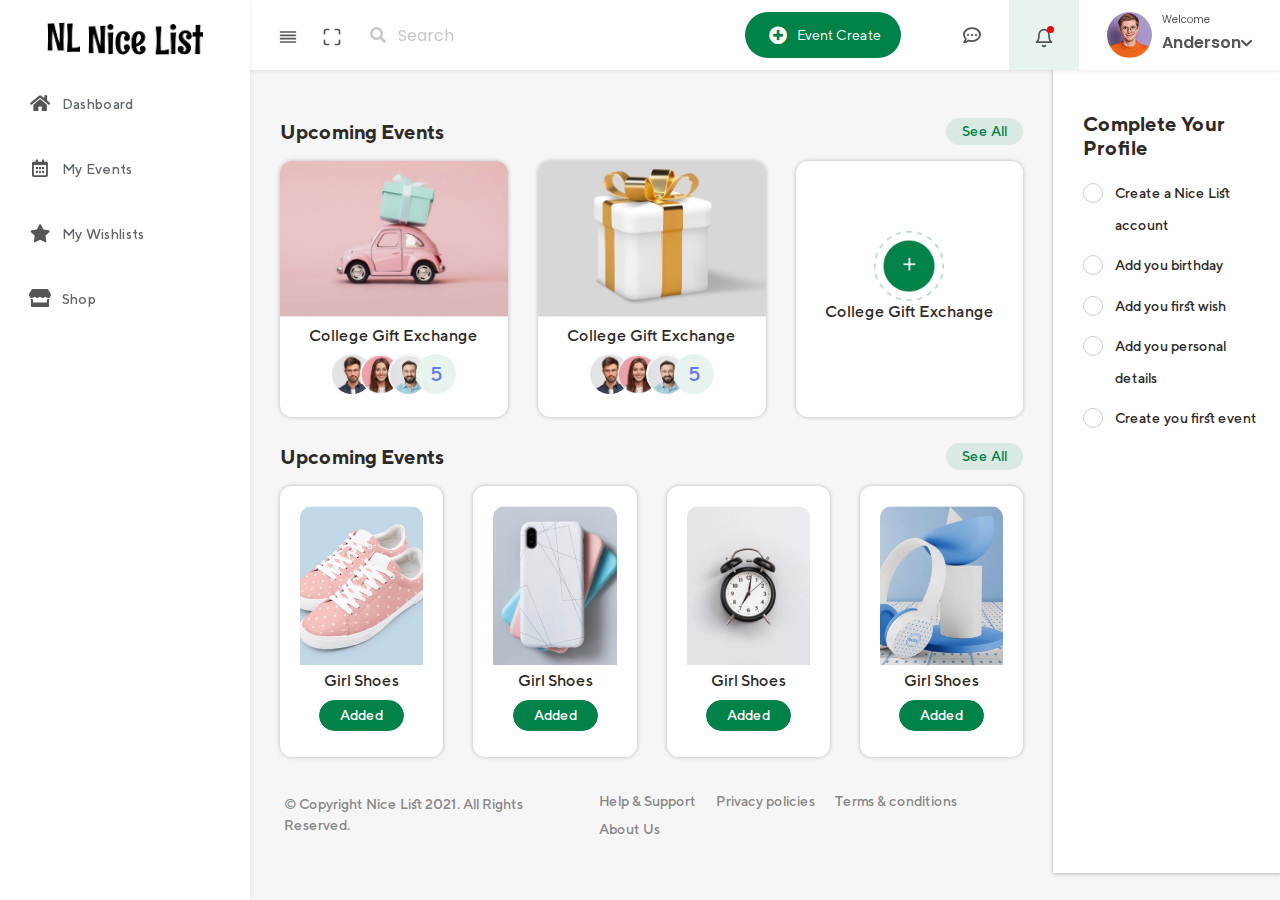
<file: index.html>
<!DOCTYPE html>
<html lang="en">
<head>
  <meta charset="UTF-8">
  <meta content="width=device-width, initial-scale=1, maximum-scale=1, shrink-to-fit=no" name="viewport">
  <title>Nice List - Admin Dashboard</title>
  <!-- Favicon -->
  <link rel='shortcut icon' type='image/x-icon' href='assets/img/logo2.png' />
  <!-- Fonts -->
  <link href="https://fonts.googleapis.com/css2?family=Poppins:wght@400;500;600;700&display=swap" rel="stylesheet">
  <link rel="stylesheet" href="assets/fonts/new_font/stylesheet.css">
  <!-- Fontawesome CDN -->
  <link rel="stylesheet" type="text/css" href="https://cdnjs.cloudflare.com/ajax/libs/font-awesome/6.0.0-beta2/css/all.min.css">
  <!-- General CSS Files -->
  <link rel="stylesheet" href="assets/css/app.min.css">
  <!-- Template CSS -->
  <link rel="stylesheet" href="assets/css/style.css">
  <link rel="stylesheet" href="assets/css/main.css">
  <link rel="stylesheet" href="assets/css/components.css">
  <!-- Custom style CSS -->
  <link rel="stylesheet" href="assets/css/custom.css">
  <!-- Responsive CSS -->
  <link rel="stylesheet" type="text/css" href="assets/css/responsive.css">
</head>

<body>
  <div class="loader"></div>
  <div id="app">
    <div class="main-wrapper main-wrapper-1">
    <!--============================== Start Dashboard (Edit) ==============================-->
      <div class="navbar-bg"></div>
      <nav class="navbar navbar-expand-lg main-navbar sticky mu_mes_not_pro_dashboard">
        <div class="form-inline mr-auto">
          <ul class="navbar-nav mr-3">
            <li><a href="#" data-toggle="sidebar" class="nav-link nav-link-lg
									collapse-btn"> <i data-feather="align-justify"></i></a></li>
            <li><a href="#" class="nav-link nav-link-lg fullscreen-btn">
                <i data-feather="maximize"></i>
              </a></li>
            <li>
              <form class="form-inline mr-auto">
                <div class="search-element">
                  <button class="btn" type="submit">
                    <i class="fas fa-search"></i>
                  </button>
                  <input class="form-control" type="search" placeholder="Search" aria-label="Search" data-width="200">
                </div>
              </form>
            </li>
          </ul>
        </div>
        <ul class="navbar-nav navbar-right">
          <li class="mu_evant_create">
            <div class="mu_evant_create_btn">
              <a href="#"><i class="fas fa-plus-circle"></i><span>Event Create</span></a>
            </div>
          </li>
          <li class="dropdown dropdown-list-toggle"><a href="#" data-toggle="dropdown"
              class="nav-link nav-link-lg message-toggle"><i class="far fa-comment-dots"></i>
              <!-- <span class="badge headerBadge1">
                6 </span> --> </a>
          </li>
          <li class="dropdown dropdown-list-toggle mu_notific_pos"><a href="#" data-toggle="dropdown"
              class="noti_red nav-link notification-toggle nav-link-lg"><i data-feather="bell" class="bell"></i>
              <span class="noti_red_posi"></span>
            </a>
            <div class="dropdown-menu dropdown-list dropdown-menu-right pullDown">
              <div class="dropdown-list-content dropdown-list-message">
                <a href="#" class="dropdown-item"> <span class="dropdown-item-avatar
                      text-white"> <img alt="image" src="assets/img/users/user-1.png" class="rounded-circle">
                  </span> <span class="dropdown-item-desc"> <span class="message-user">Victoria <span class="mu_not_light_font"> added to wishlist iPhone.</span></span>
                    <span class="time">2 Min Ago</span>
                  </span>
                </a> <a href="#" class="dropdown-item"> <span class="dropdown-item-avatar text-white">
                    <img alt="image" src="assets/img/users/user-2.png" class="rounded-circle">
                  </span> <span class="dropdown-item-desc"> <span class="message-user">Victoria <span class="mu_not_light_font">added to wishlist apple.</span></span>
                    <span class="time">5 Min Ago</span>
                  </span>
                </a> <a href="#" class="dropdown-item"> <span class="dropdown-item-avatar text-white">
                    <img alt="image" src="assets/img/users/user-5.png" class="rounded-circle">
                  </span> <span class="dropdown-item-desc"> <span class="message-user">Victoria <span class="mu_not_light_font">added to wishlist apple.</span></span> <span class="time">12 Min Ago</span>
                  </span>
                </a> <a href="#" class="dropdown-item"> <span class="dropdown-item-avatar text-white">
                    <img alt="image" src="assets/img/users/user-4.png" class="rounded-circle">
                  </span> <span class="dropdown-item-desc"> <span class="message-user">Victoria <span class="mu_not_light_font">added to wishlist apple.</span></span>  <span class="time">30
                      Min Ago</span>
                  </span>
                </a> <a href="#" class="dropdown-item"> <span class="dropdown-item-avatar text-white">
                    <img alt="image" src="assets/img/users/user-3.png" class="rounded-circle">
                  </span> <span class="dropdown-item-desc"> <span class="message-user">Victoria <span class="mu_not_light_font">added to wishlist apple.</span></span> <span class="time">1
                      Days Ago</span>
                  </span>
                </a>
              </div>
            </div>
          </li>
          <li class="dropdown">
            <a href="#" data-toggle="dropdown" class="mu_profile_items nav-link dropdown-toggle nav-link-lg nav-link-user">
                <span class="mu_profile_items_left"><img alt="image" src="assets/img/user.png" class="user-img-radious-style"></span>
                <span class="d-none d-lg-inline-block mu_profile_items_right">
                  <span class="mu_profile_items_right1">Welcome</span>
                  <span class="mu_profile_items_right2">Anderson<i class="fas fa-chevron-down"></i></span>
                </span>
              </a>

            <div class="dropdown-menu dropdown-menu-right pullDown mu_profile_items_a_design">
              <a href="profile.html" class="dropdown-item has-icon"> <i class="fas
										fa-user"></i> Profile
              </a>
              <a href="timeline.html" class="dropdown-item has-icon"> <i class="fas fa-cog"></i>
                Account Settings
              </a>
              <a href="auth-login.html" class="dropdown-item has-icon"> <i class="fas fa-headset"></i>
                Help & Support
              </a>
            </div>
          </li>
        </ul>
      </nav>
      <div class="main-sidebar sidebar-style-2">
        <aside id="sidebar-wrapper">
          <div class="sidebar-brand">
            <a href="index.html"> <img alt="image" src="assets/img/logo2.png" class="header-logo" /> <span
                class="logo-name"><img src="assets/img/logo.png"></span>
            </a>
          </div>
          <ul class="sidebar-menu">
            <li class="dropdown">
              <a href="index.html" class="nav-link"><i class="fas fa-home"></i><span>Dashboard</span></a>
            </li>

            <li class="dropdown">
              <a href="#" class="nav-link"><i class="far fa-calendar-alt"></i><span>My Events</span></a>
            </li>

            <li class="dropdown">
              <a href="#" class="nav-link"><i class="fas fa-star"></i><span>My Wishlists</span></a>
            </li>

            <li class="dropdown">
              <a href="#" class="nav-link"><i class="fas fa-store"></i><span>Shop</span></a>
            </li>
          </ul>
        </aside>
      </div>
      <!--============================== End Dashboard (Edit) ==============================-->

      <!--============================== Start Main Content ==============================-->
      <div class="main-content">
        <section class="section">
          <div class="section-body">
            <!-- add content here -->
            <!-- Deshboar main area start  -->
            <div class="deshboard_main_text_area">
              <div class="deshboard_main_body_area">

                <div class="deshboard_main_body_cotainer">
                  <!-- Deshboard Header area start  -->
                  <div class="deshboard_main_body_text_header_area">
                    <div class="deshboard_main_body_text_header_area_left">
                      <h5>Upcoming Events</h5>
                    </div>
                    <div class="deshboard_main_body_text_header_area_right">
                      <a href="#">See All</a>
                    </div>
                  </div>
                  <!-- Deshboard Header area end  -->

                  <div class="row row-gap">
                    <div class="col-md-6 col-lg-4">
                      <div class="deshboard_main_body_single_item_area">
                          <img src="assets/img/deshboard/gif/ex1.png" alt="photos">
                          <div class="deshboard_main_body_single_item_area_sub_text">
                            <p>College Gift Exchange</p>
                            <ul>
                              <li><a href="#"><img src="assets/img/deshboard/gif/single1.png" alt="photos"></a></li>
                              <li><a href="#"><img src="assets/img/deshboard/gif/single2.png" alt="photos"></a></li>
                              <li><a href="#"><img src="assets/img/deshboard/gif/single3.png" alt="photos"></a></li>
                              <li><a href="#">5</a></li>
                            </ul>
                          </div>
                      </div>
                    </div>
                    <div class="col-md-6 col-lg-4">
                      <div class="deshboard_main_body_single_item_area">
                          <img src="assets/img/deshboard/gif/ex2.png" alt="photos">
                          <div class="deshboard_main_body_single_item_area_sub_text">
                            <p>College Gift Exchange</p>
                            <ul>
                              <li><a href="#"><img src="assets/img/deshboard/gif/single1.png" alt="photos"></a></li>
                              <li><a href="#"><img src="assets/img/deshboard/gif/single2.png" alt="photos"></a></li>
                              <li><a href="#"><img src="assets/img/deshboard/gif/single3.png" alt="photos"></a></li>
                              <li><a href="#">5</a></li>
                            </ul>
                          </div>
                      </div>
                    </div>
                    <div class="col-md-6 col-lg-4">
                      <div class="deshboard_main_body_single_item_area deshboard_main_body_single_item_area_ex">
                         <div class="deshboard_main_body_single_item_area_sub_text">
                            <a href="#"><img src="assets/img/deshboard/gif/add.png" alt="icon"></a>
                            <p>College Gift Exchange</p>
                          </div>
                      </div>
                    </div>
                  </div>
                </div>

                <div class="deshboard_main_body_cotainer">
                  <!-- Deshboard Header area start  -->
                  <div class="deshboard_main_body_text_header_area">
                    <div class="deshboard_main_body_text_header_area_left">
                      <h5>Upcoming Events</h5>
                    </div>
                    <div class="deshboard_main_body_text_header_area_right">
                      <a href="#">See All</a>
                    </div>
                  </div>
                  <!-- Deshboard Header area end  -->
                  <div class="row row-gap">
                    <div class="col-md-6 col-lg-3">
                      <div class="deshboard_main_middle_single_item_area">
                        <div class="deshboard_main_body_single_item_area">
                            <img src="assets/img/deshboard/gif/gif1.png" alt="photos">
                            <div class="deshboard_main_body_single_item_area_sub_text">
                              <p>Girl Shoes</p>
                              <a href="#" class="single_btn_area">Added</a>
                            </div>
                        </div>
                      </div>
                    </div>
                    <div class="col-md-6 col-lg-3">
                      <div class="deshboard_main_middle_single_item_area">
                        <div class="deshboard_main_body_single_item_area">
                            <img src="assets/img/deshboard/gif/gif2.png" alt="photos">
                            <div class="deshboard_main_body_single_item_area_sub_text">
                              <p>Girl Shoes</p>
                              <a href="#" class="single_btn_area">Added</a>
                            </div>
                        </div>
                      </div>
                    </div>
                    <div class="col-md-6 col-lg-3">
                      <div class="deshboard_main_middle_single_item_area">
                        <div class="deshboard_main_body_single_item_area">
                            <img src="assets/img/deshboard/gif/gif3.png" alt="photos">
                            <div class="deshboard_main_body_single_item_area_sub_text">
                              <p>Girl Shoes</p>
                              <a href="#" class="single_btn_area">Added</a>
                            </div>
                        </div>
                      </div>
                    </div>
                    <div class="col-md-6 col-lg-3">
                      <div class="deshboard_main_middle_single_item_area">
                        <div class="deshboard_main_body_single_item_area">
                            <img src="assets/img/deshboard/gif/gif4.png" alt="photos">
                            <div class="deshboard_main_body_single_item_area_sub_text">
                              <p>Girl Shoes</p>
                              <a href="#" class="single_btn_area">Added</a>
                            </div>
                        </div>
                      </div>
                    </div>

                  </div>
                  <!-- Menu area start  -->
                 <div class="deshboard_main_footer_menu_area">
                    <div class="footer-left">
                      <a href="templateshub.net">© Copyright Nice List 2021. All Rights Reserved.</a></a>
                    </div>
                    <div class="footer_right">
                      <ul>
                        <li><a href="#">Help & Support</a></li>
                        <li><a href="#">Privacy policies</a></li>
                        <li><a href="#">Terms & conditions</a></li>
                        <li><a href="#">About Us</a></li>
                      </ul>
                    </div>
                  </div>
                  <!-- Menu area End  -->
                </div>
              </div>

              <div class="deshboard_main_text_right_profile_area">
                <div class="deshboard_main_text_right_protfolio_area_sub">
                    <div class="deshboard_main_text_right_protfolio_area_sub_height">
                      <h5>Complete Your  Profile</h5>
                      <div class="deshboard_main_checkbox_area_start">
                        <div class="checkbox_styel_popup">
                            <input type="checkbox" id="create" class="vh">
                            <label for="create">Create a Nice List account</label>
                        </div>
                        <div class="checkbox_styel_popup">
                            <input type="checkbox" id="create2" class="vh">
                            <label for="create2">Add you birthday</label>
                        </div>
                        <div class="checkbox_styel_popup">
                            <input type="checkbox" id="create3" class="vh">
                            <label for="create3">Add you first wish</label>
                        </div>
                        <div class="checkbox_styel_popup">
                            <input type="checkbox" id="create4" class="vh">
                            <label for="create4">Add you personal details</label>
                        </div>
                        <div class="checkbox_styel_popup">
                            <input type="checkbox" id="create5" class="vh">
                            <label for="create5">Create you first event</label>
                        </div>
                      </div>
                    </div>
                </div>
              </div>
            </div>
            <!-- Deshboar main area start  -->
           
          </div>
        </section>
      </div>
      <!--============================== End Main Content ==============================-->

      
    </div>
  </div>
  <!-- General JS Scripts -->
  <script src="assets/js/app.min.js"></script>
  <!-- JS Libraies -->
  <!-- Page Specific JS File -->
  <!-- Template JS File -->
  <script src="assets/js/scripts.js"></script>
  <script src="assets/js/scripts2.js"></script>
  <!-- Custom JS File -->
  <script src="assets/js/custom.js"></script>
</body>


<!-- blank.html  21 Nov 2019 03:54:41 GMT -->
</html>
</file>
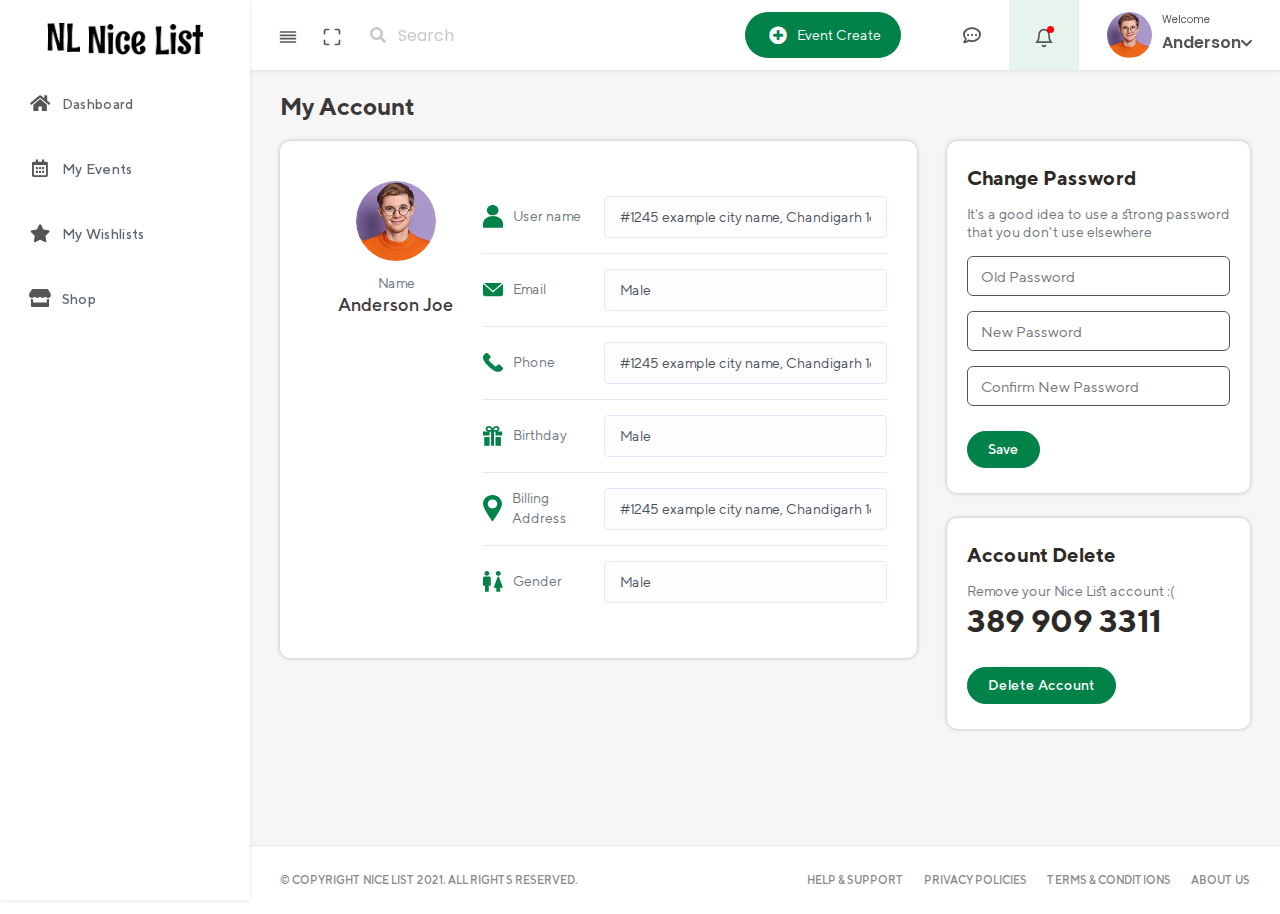
<file: account-edit.html>
<!DOCTYPE html>
<html lang="en">
<head>
  <meta charset="UTF-8">
  <meta content="width=device-width, initial-scale=1, maximum-scale=1, shrink-to-fit=no" name="viewport">
  <title>Nice List - Your Events</title>
  <!-- Favicon -->
  <link rel='shortcut icon' type='image/x-icon' href='assets/img/logo2.png' />
  <!-- Fonts -->
  <link href="https://fonts.googleapis.com/css2?family=Poppins:wght@400;500;600;700&display=swap" rel="stylesheet">
  <link rel="stylesheet" href="assets/fonts/new_font/stylesheet.css">
  <!-- Fontawesome CDN -->
  <link rel="stylesheet" type="text/css" href="https://cdnjs.cloudflare.com/ajax/libs/font-awesome/6.0.0-beta2/css/all.min.css">
  <!-- General CSS Files -->
  <link rel="stylesheet" href="assets/css/app.min.css">
  <!-- Template CSS -->
  <link rel="stylesheet" href="assets/css/style.css">
  <link rel="stylesheet" href="assets/css/main.css">
  <link rel="stylesheet" href="assets/css/components.css">
  <!-- Custom style CSS -->
  <link rel="stylesheet" href="assets/css/custom.css">
  <!-- Responsive CSS -->
  <link rel="stylesheet" type="text/css" href="assets/css/responsive.css">
</head>

<body>
  <div class="loader"></div>
  <div id="app">
    <div class="main-wrapper main-wrapper-1">
    <!--============================== Start Dashboard (Edit) ==============================-->
      <div class="navbar-bg"></div>
      <nav class="navbar navbar-expand-lg main-navbar sticky mu_mes_not_pro_dashboard">
        <div class="form-inline mr-auto">
          <ul class="navbar-nav mr-3">
            <li><a href="#" data-toggle="sidebar" class="nav-link nav-link-lg
									collapse-btn"> <i data-feather="align-justify"></i></a></li>
            <li><a href="#" class="nav-link nav-link-lg fullscreen-btn">
                <i data-feather="maximize"></i>
              </a></li>
            <li>
              <form class="form-inline mr-auto">
                <div class="search-element">
                  <button class="btn" type="submit">
                    <i class="fas fa-search"></i>
                  </button>
                  <input class="form-control" type="search" placeholder="Search" aria-label="Search" data-width="200">
                </div>
              </form>
            </li>
          </ul>
        </div>
        <ul class="navbar-nav navbar-right">
          <li class="mu_evant_create">
            <div class="mu_evant_create_btn">
              <a href="#"><i class="fas fa-plus-circle"></i><span>Event Create</span></a>
            </div>
          </li>
          <li class="dropdown dropdown-list-toggle"><a href="#" data-toggle="dropdown"
              class="nav-link nav-link-lg message-toggle"><i class="far fa-comment-dots"></i>
              <!-- <span class="badge headerBadge1">
                6 </span> --> </a>
          </li>
          <li class="dropdown dropdown-list-toggle mu_notific_pos"><a href="#" data-toggle="dropdown"
              class="noti_red nav-link notification-toggle nav-link-lg"><i data-feather="bell" class="bell"></i>
              <span class="noti_red_posi"></span>
            </a>
            <div class="dropdown-menu dropdown-list dropdown-menu-right pullDown">
              <div class="dropdown-list-content dropdown-list-message">
                <a href="#" class="dropdown-item"> <span class="dropdown-item-avatar
                      text-white"> <img alt="image" src="assets/img/users/user-1.png" class="rounded-circle">
                  </span> <span class="dropdown-item-desc"> <span class="message-user">Victoria <span class="mu_not_light_font"> added to wishlist iPhone.</span></span>
                    <span class="time">2 Min Ago</span>
                  </span>
                </a> <a href="#" class="dropdown-item"> <span class="dropdown-item-avatar text-white">
                    <img alt="image" src="assets/img/users/user-2.png" class="rounded-circle">
                  </span> <span class="dropdown-item-desc"> <span class="message-user">Victoria <span class="mu_not_light_font">added to wishlist apple.</span></span>
                    <span class="time">5 Min Ago</span>
                  </span>
                </a> <a href="#" class="dropdown-item"> <span class="dropdown-item-avatar text-white">
                    <img alt="image" src="assets/img/users/user-5.png" class="rounded-circle">
                  </span> <span class="dropdown-item-desc"> <span class="message-user">Victoria <span class="mu_not_light_font">added to wishlist apple.</span></span> <span class="time">12 Min Ago</span>
                  </span>
                </a> <a href="#" class="dropdown-item"> <span class="dropdown-item-avatar text-white">
                    <img alt="image" src="assets/img/users/user-4.png" class="rounded-circle">
                  </span> <span class="dropdown-item-desc"> <span class="message-user">Victoria <span class="mu_not_light_font">added to wishlist apple.</span></span>  <span class="time">30
                      Min Ago</span>
                  </span>
                </a> <a href="#" class="dropdown-item"> <span class="dropdown-item-avatar text-white">
                    <img alt="image" src="assets/img/users/user-3.png" class="rounded-circle">
                  </span> <span class="dropdown-item-desc"> <span class="message-user">Victoria <span class="mu_not_light_font">added to wishlist apple.</span></span> <span class="time">1
                      Days Ago</span>
                  </span>
                </a>
              </div>
            </div>
          </li>
          <li class="dropdown">
            <a href="#" data-toggle="dropdown" class="mu_profile_items nav-link dropdown-toggle nav-link-lg nav-link-user">
                <span class="mu_profile_items_left"><img alt="image" src="assets/img/user.png" class="user-img-radious-style"></span>
                <span class="d-none d-lg-inline-block mu_profile_items_right">
                  <span class="mu_profile_items_right1">Welcome</span>
                  <span class="mu_profile_items_right2">Anderson<i class="fas fa-chevron-down"></i></span>
                </span>
              </a>

            <div class="dropdown-menu dropdown-menu-right pullDown mu_profile_items_a_design">
              <a href="profile.html" class="dropdown-item has-icon"> <i class="fas
										fa-user"></i> Profile
              </a>
              <a href="timeline.html" class="dropdown-item has-icon"> <i class="fas fa-cog"></i>
                Account Settings
              </a>
              <a href="auth-login.html" class="dropdown-item has-icon"> <i class="fas fa-headset"></i>
                Help & Support
              </a>
            </div>
          </li>
        </ul>
      </nav>
      <div class="main-sidebar sidebar-style-2">
        <aside id="sidebar-wrapper">
          <div class="sidebar-brand">
            <a href="index.html"> <img alt="image" src="assets/img/logo2.png" class="header-logo" /> <span
                class="logo-name"><img src="assets/img/logo.png"></span>
            </a>
          </div>
          <ul class="sidebar-menu">
            <li class="dropdown">
              <a href="index.html" class="nav-link"><i class="fas fa-home"></i><span>Dashboard</span></a>
            </li>

            <li class="dropdown">
              <a href="#" class="nav-link"><i class="far fa-calendar-alt"></i><span>My Events</span></a>
            </li>

            <li class="dropdown">
              <a href="#" class="nav-link"><i class="fas fa-star"></i><span>My Wishlists</span></a>
            </li>

            <li class="dropdown">
              <a href="#" class="nav-link"><i class="fas fa-store"></i><span>Shop</span></a>
            </li>
          </ul>
        </aside>
      </div>
      <!--============================== End Dashboard (Edit) ==============================-->

      <!--============================== Start Main Content ==============================-->
      <div class="main-content">
        <section class="section">
          <div class="section-body">
            <!-- add content here -->
            <!-- Deshboar main area start  -->
            <div class="deshboard_main_account_main_area">
              <div class="deshboard_main_text_account_area">
                <h4>My Account</h4>
                <div class="row">
                  <div class="col-md-8">
                    <div class="deshboard_main_text_account_single_profile_area">
                      <div class="deshboard_main_text_account_single_main_profile_area">
                        <img src="assets/img/deshboard/prof.png" alt="photos">
                        <h6>Name</h6>
                        <p>Anderson Joe</p>
                      </div>
                      <!-- Right site area start  -->
                      <div class="deshboard_main_text_account_single_profile_edit_area">
                        <!-- single item start  -->
                        <div class="deshboard_main_text_account_single_profile_edit_area_flex">
                          <div class="deshboard_main_text_account_single_profile_edit_area_flex_sub">
                            <div class="deshboard_main_text_account_single_profile_edit_area_left">
                              <img src="assets/img/deshboard/edit/user.svg" alt="icon">
                              <p>User name</p>
                            </div>
                          </div>
                          <div class="deshboard_main_text_account_single_profile_edit_area_right">
                            <div class="deshboard_main_text_account_single_profile_edit_area_right_flex">
                              <input type="text" name="user-edit" value="#1245 example city name, Chandigarh 160055 India" class="form-control">
                            </div>
                          </div>
                        </div>
                        <!-- single item End  -->
                        <!-- single item start  -->
                        <div class="deshboard_main_text_account_single_profile_edit_area_flex">
                          <div class="deshboard_main_text_account_single_profile_edit_area_flex_sub">
                            <div class="deshboard_main_text_account_single_profile_edit_area_left">
                              <img src="assets/img/deshboard/edit/email.svg" alt="icon">
                              <p>Email</p>
                            </div>
                          </div>
                          <div class="deshboard_main_text_account_single_profile_edit_area_right">
                            <div class="deshboard_main_text_account_single_profile_edit_area_right_flex">
                              <input type="text" name="email-edit" value="Male" class="form-control">
                            </div>
                          </div>
                        </div>
                        <!-- single item End  -->
                        <!-- single item start  -->
                        <div class="deshboard_main_text_account_single_profile_edit_area_flex">
                          <div class="deshboard_main_text_account_single_profile_edit_area_flex_sub">
                            <div class="deshboard_main_text_account_single_profile_edit_area_left">
                              <img src="assets/img/deshboard/edit/phone.svg" alt="icon">
                              <p>Phone</p>
                            </div>
                          </div>
                          <div class="deshboard_main_text_account_single_profile_edit_area_right">
                            <div class="deshboard_main_text_account_single_profile_edit_area_right_flex">
                              <input type="text" name="email-edit" value="#1245 example city name, Chandigarh 160055 India" class="form-control">
                            </div>
                          </div>
                        </div>
                        <!-- single item End  -->
                        <!-- single item start  -->
                        <div class="deshboard_main_text_account_single_profile_edit_area_flex">
                          <div class="deshboard_main_text_account_single_profile_edit_area_flex_sub">
                            <div class="deshboard_main_text_account_single_profile_edit_area_left">
                              <img src="assets/img/deshboard/edit/birthday.svg" alt="icon">
                              <p>Birthday</p>
                            </div>
                          </div>
                          <div class="deshboard_main_text_account_single_profile_edit_area_right">
                            <div class="deshboard_main_text_account_single_profile_edit_area_right_flex">
                              <input type="text" name="email-edit" value="Male" class="form-control">
                            </div>
                          </div>
                        </div>
                        <!-- single item End  -->
                        <!-- single item start  -->
                        <div class="deshboard_main_text_account_single_profile_edit_area_flex">
                          <div class="deshboard_main_text_account_single_profile_edit_area_flex_sub">
                            <div class="deshboard_main_text_account_single_profile_edit_area_left">
                              <img src="assets/img/deshboard/edit/location.svg" alt="icon">
                              <p>Billing Address</p>
                            </div>
                          </div>
                          <div class="deshboard_main_text_account_single_profile_edit_area_right">
                            <div class="deshboard_main_text_account_single_profile_edit_area_right_flex">
                              <input type="text" name="email-edit" value="#1245 example city name, Chandigarh 160055 India" class="form-control">
                            </div>
                          </div>
                        </div>
                        <!-- single item End  -->
                        <!-- single item start  -->
                        <div class="deshboard_main_text_account_single_profile_edit_area_flex">
                          <div class="deshboard_main_text_account_single_profile_edit_area_flex_sub">
                            <div class="deshboard_main_text_account_single_profile_edit_area_left">
                              <img src="assets/img/deshboard/edit/man.svg" alt="icon">
                              <p>Gender</p>
                            </div>
                          </div>
                          <div class="deshboard_main_text_account_single_profile_edit_area_right">
                            <div class="deshboard_main_text_account_single_profile_edit_area_right_flex">
                              <input type="text" name="email-edit" value="Male" class="form-control">
                            </div>
                          </div>
                        </div>
                        <!-- single item End  -->
                      </div>
                      <!-- Right site area End  -->
                    </div>
                  </div>
                  <div class="col-md-4">
                    <div class="deshboard_main_text_account_single_password_area">
                      <div class="deshboard_main_text_account_single_password_card_area">
                        <h5>Change Password</h5>
                        <p>It's a good idea to use a strong password that you don't use elsewhere</p>
                        <div class="editaccount_change_password_area">
                          <form action="#" method="POST">
                            <input name="old-password" type="Password" placeholder="Old Password">
                            <input name="new-password" type="Password" placeholder="New Password">
                            <input name="con-new-pasword" type="Password" placeholder="Confirm New Password">
                          </form>
                        </div>
                        <a href="#" class="btn_all_style btn_all_style_active">Save</a>
                      </div>
                      <div class="deshboard_main_text_account_single_password_card_area">
                        <h5>Account Delete</h5>
                        <p>Remove your Nice List account :(</p>
                        <p><span>389 909 3311</span></p>
                        <a href="#" class="btn_all_style btn_all_style_active">Delete Account</a>
                      </div>
                    </div>
                  </div>
                </div>


              </div>
            </div>
            <!-- Deshboar main area start  -->
           
          </div>
        </section>
      </div>
      <!--============================== End Main Content ==============================-->

      <!--============================== Start Footer Content ==============================-->
      <footer class="main-footer mu_footer_main">
        <div class="footer-left">
          <a href="templateshub.net">© Copyright Nice List 2021. All Rights Reserved.</a></a>
        </div>
        <div class="footer_right">
          <ul>
            <li><a href="#">Help & Support</a></li>
            <li><a href="#">Privacy policies</a></li>
            <li><a href="#">Terms & conditions</a></li>
            <li><a href="#">About Us</a></li>
          </ul>
        </div>
      </footer>
      <!--============================== End Footer Content ==============================-->
    </div>
  </div>
  <!-- General JS Scripts -->
  <script src="assets/js/app.min.js"></script>
  <!-- JS Libraies -->
  <!-- Page Specific JS File -->
  <!-- Template JS File -->
  <script src="assets/js/scripts.js"></script>
  <script src="assets/js/scripts2.js"></script>
  <!-- Custom JS File -->
  <script src="assets/js/custom.js"></script>
</body>


<!-- blank.html  21 Nov 2019 03:54:41 GMT -->
</html>
</file>
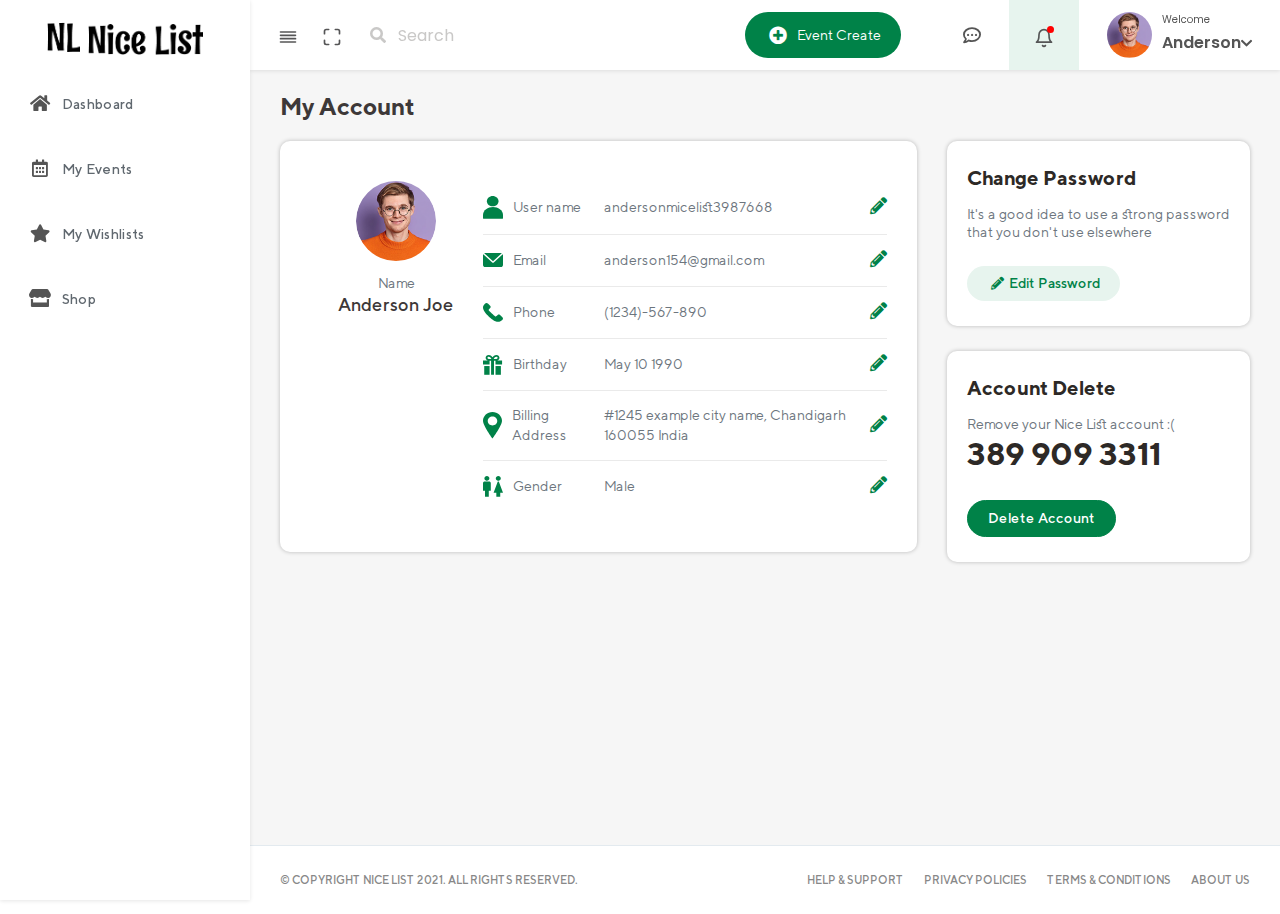
<file: account.html>
<!DOCTYPE html>
<html lang="en">
<head>
  <meta charset="UTF-8">
  <meta content="width=device-width, initial-scale=1, maximum-scale=1, shrink-to-fit=no" name="viewport">
  <title>Nice List - Your Events</title>
  <!-- Favicon -->
  <link rel='shortcut icon' type='image/x-icon' href='assets/img/logo2.png' />
  <!-- Fonts -->
  <link href="https://fonts.googleapis.com/css2?family=Poppins:wght@400;500;600;700&display=swap" rel="stylesheet">
  <link rel="stylesheet" href="assets/fonts/new_font/stylesheet.css">
  <!-- Fontawesome CDN -->
  <link rel="stylesheet" type="text/css" href="https://cdnjs.cloudflare.com/ajax/libs/font-awesome/6.0.0-beta2/css/all.min.css">
  <!-- General CSS Files -->
  <link rel="stylesheet" href="assets/css/app.min.css">
  <!-- Template CSS -->
  <link rel="stylesheet" href="assets/css/style.css">
  <link rel="stylesheet" href="assets/css/main.css">
  <link rel="stylesheet" href="assets/css/components.css">
  <!-- Custom style CSS -->
  <link rel="stylesheet" href="assets/css/custom.css">
  <!-- Responsive CSS -->
  <link rel="stylesheet" type="text/css" href="assets/css/responsive.css">
</head>

<body>
  <div class="loader"></div>
  <div id="app">
    <div class="main-wrapper main-wrapper-1">
    <!--============================== Start Dashboard (Edit) ==============================-->
      <div class="navbar-bg"></div>
      <nav class="navbar navbar-expand-lg main-navbar sticky mu_mes_not_pro_dashboard">
        <div class="form-inline mr-auto">
          <ul class="navbar-nav mr-3">
            <li><a href="#" data-toggle="sidebar" class="nav-link nav-link-lg
									collapse-btn"> <i data-feather="align-justify"></i></a></li>
            <li><a href="#" class="nav-link nav-link-lg fullscreen-btn">
                <i data-feather="maximize"></i>
              </a></li>
            <li>
              <form class="form-inline mr-auto">
                <div class="search-element">
                  <button class="btn" type="submit">
                    <i class="fas fa-search"></i>
                  </button>
                  <input class="form-control" type="search" placeholder="Search" aria-label="Search" data-width="200">
                </div>
              </form>
            </li>
          </ul>
        </div>
        <ul class="navbar-nav navbar-right">
          <li class="mu_evant_create">
            <div class="mu_evant_create_btn">
              <a href="#"><i class="fas fa-plus-circle"></i><span>Event Create</span></a>
            </div>
          </li>
          <li class="dropdown dropdown-list-toggle"><a href="#" data-toggle="dropdown"
              class="nav-link nav-link-lg message-toggle"><i class="far fa-comment-dots"></i>
              <!-- <span class="badge headerBadge1">
                6 </span> --> </a>
          </li>
          <li class="dropdown dropdown-list-toggle mu_notific_pos"><a href="#" data-toggle="dropdown"
              class="noti_red nav-link notification-toggle nav-link-lg"><i data-feather="bell" class="bell"></i>
              <span class="noti_red_posi"></span>
            </a>
            <div class="dropdown-menu dropdown-list dropdown-menu-right pullDown">
              <div class="dropdown-list-content dropdown-list-message">
                <a href="#" class="dropdown-item"> <span class="dropdown-item-avatar
                      text-white"> <img alt="image" src="assets/img/users/user-1.png" class="rounded-circle">
                  </span> <span class="dropdown-item-desc"> <span class="message-user">Victoria <span class="mu_not_light_font"> added to wishlist iPhone.</span></span>
                    <span class="time">2 Min Ago</span>
                  </span>
                </a> <a href="#" class="dropdown-item"> <span class="dropdown-item-avatar text-white">
                    <img alt="image" src="assets/img/users/user-2.png" class="rounded-circle">
                  </span> <span class="dropdown-item-desc"> <span class="message-user">Victoria <span class="mu_not_light_font">added to wishlist apple.</span></span>
                    <span class="time">5 Min Ago</span>
                  </span>
                </a> <a href="#" class="dropdown-item"> <span class="dropdown-item-avatar text-white">
                    <img alt="image" src="assets/img/users/user-5.png" class="rounded-circle">
                  </span> <span class="dropdown-item-desc"> <span class="message-user">Victoria <span class="mu_not_light_font">added to wishlist apple.</span></span> <span class="time">12 Min Ago</span>
                  </span>
                </a> <a href="#" class="dropdown-item"> <span class="dropdown-item-avatar text-white">
                    <img alt="image" src="assets/img/users/user-4.png" class="rounded-circle">
                  </span> <span class="dropdown-item-desc"> <span class="message-user">Victoria <span class="mu_not_light_font">added to wishlist apple.</span></span>  <span class="time">30
                      Min Ago</span>
                  </span>
                </a> <a href="#" class="dropdown-item"> <span class="dropdown-item-avatar text-white">
                    <img alt="image" src="assets/img/users/user-3.png" class="rounded-circle">
                  </span> <span class="dropdown-item-desc"> <span class="message-user">Victoria <span class="mu_not_light_font">added to wishlist apple.</span></span> <span class="time">1
                      Days Ago</span>
                  </span>
                </a>
              </div>
            </div>
          </li>
          <li class="dropdown">
            <a href="#" data-toggle="dropdown" class="mu_profile_items nav-link dropdown-toggle nav-link-lg nav-link-user">
                <span class="mu_profile_items_left"><img alt="image" src="assets/img/user.png" class="user-img-radious-style"></span>
                <span class="d-none d-lg-inline-block mu_profile_items_right">
                  <span class="mu_profile_items_right1">Welcome</span>
                  <span class="mu_profile_items_right2">Anderson<i class="fas fa-chevron-down"></i></span>
                </span>
              </a>

            <div class="dropdown-menu dropdown-menu-right pullDown mu_profile_items_a_design">
              <a href="profile.html" class="dropdown-item has-icon"> <i class="fas
										fa-user"></i> Profile
              </a>
              <a href="timeline.html" class="dropdown-item has-icon"> <i class="fas fa-cog"></i>
                Account Settings
              </a>
              <a href="auth-login.html" class="dropdown-item has-icon"> <i class="fas fa-headset"></i>
                Help & Support
              </a>
            </div>
          </li>
        </ul>
      </nav>
      <div class="main-sidebar sidebar-style-2">
        <aside id="sidebar-wrapper">
          <div class="sidebar-brand">
            <a href="index.html"> <img alt="image" src="assets/img/logo2.png" class="header-logo" /> <span
                class="logo-name"><img src="assets/img/logo.png"></span>
            </a>
          </div>
          <ul class="sidebar-menu">
            <li class="dropdown">
              <a href="index.html" class="nav-link"><i class="fas fa-home"></i><span>Dashboard</span></a>
            </li>

            <li class="dropdown">
              <a href="#" class="nav-link"><i class="far fa-calendar-alt"></i><span>My Events</span></a>
            </li>

            <li class="dropdown">
              <a href="#" class="nav-link"><i class="fas fa-star"></i><span>My Wishlists</span></a>
            </li>

            <li class="dropdown">
              <a href="#" class="nav-link"><i class="fas fa-store"></i><span>Shop</span></a>
            </li>
          </ul>
        </aside>
      </div>
      <!--============================== End Dashboard (Edit) ==============================-->

      <!--============================== Start Main Content ==============================-->
      <div class="main-content">
        <section class="section">
          <div class="section-body">
            <!-- add content here -->
            <!-- Deshboar main area start  -->
            <div class="deshboard_main_account_main_area">
              <div class="deshboard_main_text_account_area">
                <h4>My Account</h4>
                <div class="row">
                  <div class="col-md-8">
                    <div class="deshboard_main_text_account_single_profile_area">
                      <div class="deshboard_main_text_account_single_main_profile_area">
                        <img src="assets/img/deshboard/prof.png" alt="photos">
                        <h6>Name</h6>
                        <p>Anderson Joe</p>
                      </div>
                      <!-- Right site area start  -->
                      <div class="deshboard_main_text_account_single_profile_edit_area">
                        <!-- single item start  -->
                        <div class="deshboard_main_text_account_single_profile_edit_area_flex">
                          <div class="deshboard_main_text_account_single_profile_edit_area_flex_sub">
                            <div class="deshboard_main_text_account_single_profile_edit_area_left">
                              <img src="assets/img/deshboard/edit/user.svg" alt="icon">
                              <p>User name</p>
                            </div>
                          </div>
                          <div class="deshboard_main_text_account_single_profile_edit_area_right">
                            <div class="deshboard_main_text_account_single_profile_edit_area_right_flex">
                              <p>andersonmicelist3987668</p>
                              <a href="#"><i class="fas fa-pencil-alt"></i></a>
                            </div>
                          </div>
                        </div>
                        <!-- single item End  -->
                        <!-- single item start  -->
                        <div class="deshboard_main_text_account_single_profile_edit_area_flex">
                          <div class="deshboard_main_text_account_single_profile_edit_area_flex_sub">
                            <div class="deshboard_main_text_account_single_profile_edit_area_left">
                              <img src="assets/img/deshboard/edit/email.svg" alt="icon">
                              <p>Email</p>
                            </div>
                          </div>
                          <div class="deshboard_main_text_account_single_profile_edit_area_right">
                            <div class="deshboard_main_text_account_single_profile_edit_area_right_flex">
                              <p>anderson154@gmail.com</p>
                              <a href="#"><i class="fas fa-pencil-alt"></i></a>
                            </div>
                          </div>
                        </div>
                        <!-- single item End  -->
                        <!-- single item start  -->
                        <div class="deshboard_main_text_account_single_profile_edit_area_flex">
                          <div class="deshboard_main_text_account_single_profile_edit_area_flex_sub">
                            <div class="deshboard_main_text_account_single_profile_edit_area_left">
                              <img src="assets/img/deshboard/edit/phone.svg" alt="icon">
                              <p>Phone</p>
                            </div>
                          </div>
                          <div class="deshboard_main_text_account_single_profile_edit_area_right">
                            <div class="deshboard_main_text_account_single_profile_edit_area_right_flex">
                              <p>(1234)-567-890</p>
                              <a href="#"><i class="fas fa-pencil-alt"></i></a>
                            </div>
                          </div>
                        </div>
                        <!-- single item End  -->
                        <!-- single item start  -->
                        <div class="deshboard_main_text_account_single_profile_edit_area_flex">
                          <div class="deshboard_main_text_account_single_profile_edit_area_flex_sub">
                            <div class="deshboard_main_text_account_single_profile_edit_area_left">
                              <img src="assets/img/deshboard/edit/birthday.svg" alt="icon">
                              <p>Birthday</p>
                            </div>
                          </div>
                          <div class="deshboard_main_text_account_single_profile_edit_area_right">
                            <div class="deshboard_main_text_account_single_profile_edit_area_right_flex">
                              <p>May 10 1990</p>
                              <a href="#"><i class="fas fa-pencil-alt"></i></a>
                            </div>
                          </div>
                        </div>
                        <!-- single item End  -->
                        <!-- single item start  -->
                        <div class="deshboard_main_text_account_single_profile_edit_area_flex">
                          <div class="deshboard_main_text_account_single_profile_edit_area_flex_sub">
                            <div class="deshboard_main_text_account_single_profile_edit_area_left">
                              <img src="assets/img/deshboard/edit/location.svg" alt="icon">
                              <p>Billing Address</p>
                            </div>
                          </div>
                          <div class="deshboard_main_text_account_single_profile_edit_area_right">
                            <div class="deshboard_main_text_account_single_profile_edit_area_right_flex">
                              <p>#1245 example city name, Chandigarh 160055 India</p>
                              <a href="#"><i class="fas fa-pencil-alt"></i></a>
                            </div>
                          </div>
                        </div>
                        <!-- single item End  -->
                        <!-- single item start  -->
                        <div class="deshboard_main_text_account_single_profile_edit_area_flex">
                          <div class="deshboard_main_text_account_single_profile_edit_area_flex_sub">
                            <div class="deshboard_main_text_account_single_profile_edit_area_left">
                              <img src="assets/img/deshboard/edit/man.svg" alt="icon">
                              <p>Gender</p>
                            </div>
                          </div>
                          <div class="deshboard_main_text_account_single_profile_edit_area_right">
                            <div class="deshboard_main_text_account_single_profile_edit_area_right_flex">
                              <p>Male</p>
                              <a href="#"><i class="fas fa-pencil-alt"></i></a>
                            </div>
                          </div>
                        </div>
                        <!-- single item End  -->
                      </div>
                      <!-- Right site area End  -->
                    </div>
                  </div>
                  <div class="col-md-4">
                    <div class="deshboard_main_text_account_single_password_area">
                      <div class="deshboard_main_text_account_single_password_card_area">
                        <h5>Change Password</h5>
                        <p>It's a good idea to use a strong password that you don't use elsewhere</p>
                        <a href="#" class="btn_all_style"><i class="fas fa-pencil-alt"></i>Edit Password</a>
                      </div>
                      <div class="deshboard_main_text_account_single_password_card_area">
                        <h5>Account Delete</h5>
                        <p>Remove your Nice List account :(</p>
                        <p><span>389 909 3311</span></p>
                        <a href="#" class="btn_all_style btn_all_style_active">Delete Account</a>
                      </div>
                    </div>
                  </div>
                </div>

                
              </div>
            </div>
            <!-- Deshboar main area start  -->
           
          </div>
        </section>
      </div>
      <!--============================== End Main Content ==============================-->

      <!--============================== Start Footer Content ==============================-->
      <footer class="main-footer mu_footer_main">
        <div class="footer-left">
          <a href="templateshub.net">© Copyright Nice List 2021. All Rights Reserved.</a></a>
        </div>
        <div class="footer_right">
          <ul>
            <li><a href="#">Help & Support</a></li>
            <li><a href="#">Privacy policies</a></li>
            <li><a href="#">Terms & conditions</a></li>
            <li><a href="#">About Us</a></li>
          </ul>
        </div>
      </footer>
      <!--============================== End Footer Content ==============================-->
    </div>
  </div>
  <!-- General JS Scripts -->
  <script src="assets/js/app.min.js"></script>
  <!-- JS Libraies -->
  <!-- Page Specific JS File -->
  <!-- Template JS File -->
  <script src="assets/js/scripts.js"></script>
  <script src="assets/js/scripts2.js"></script>
  <!-- Custom JS File -->
  <script src="assets/js/custom.js"></script>
</body>


<!-- blank.html  21 Nov 2019 03:54:41 GMT -->
</html>
</file>
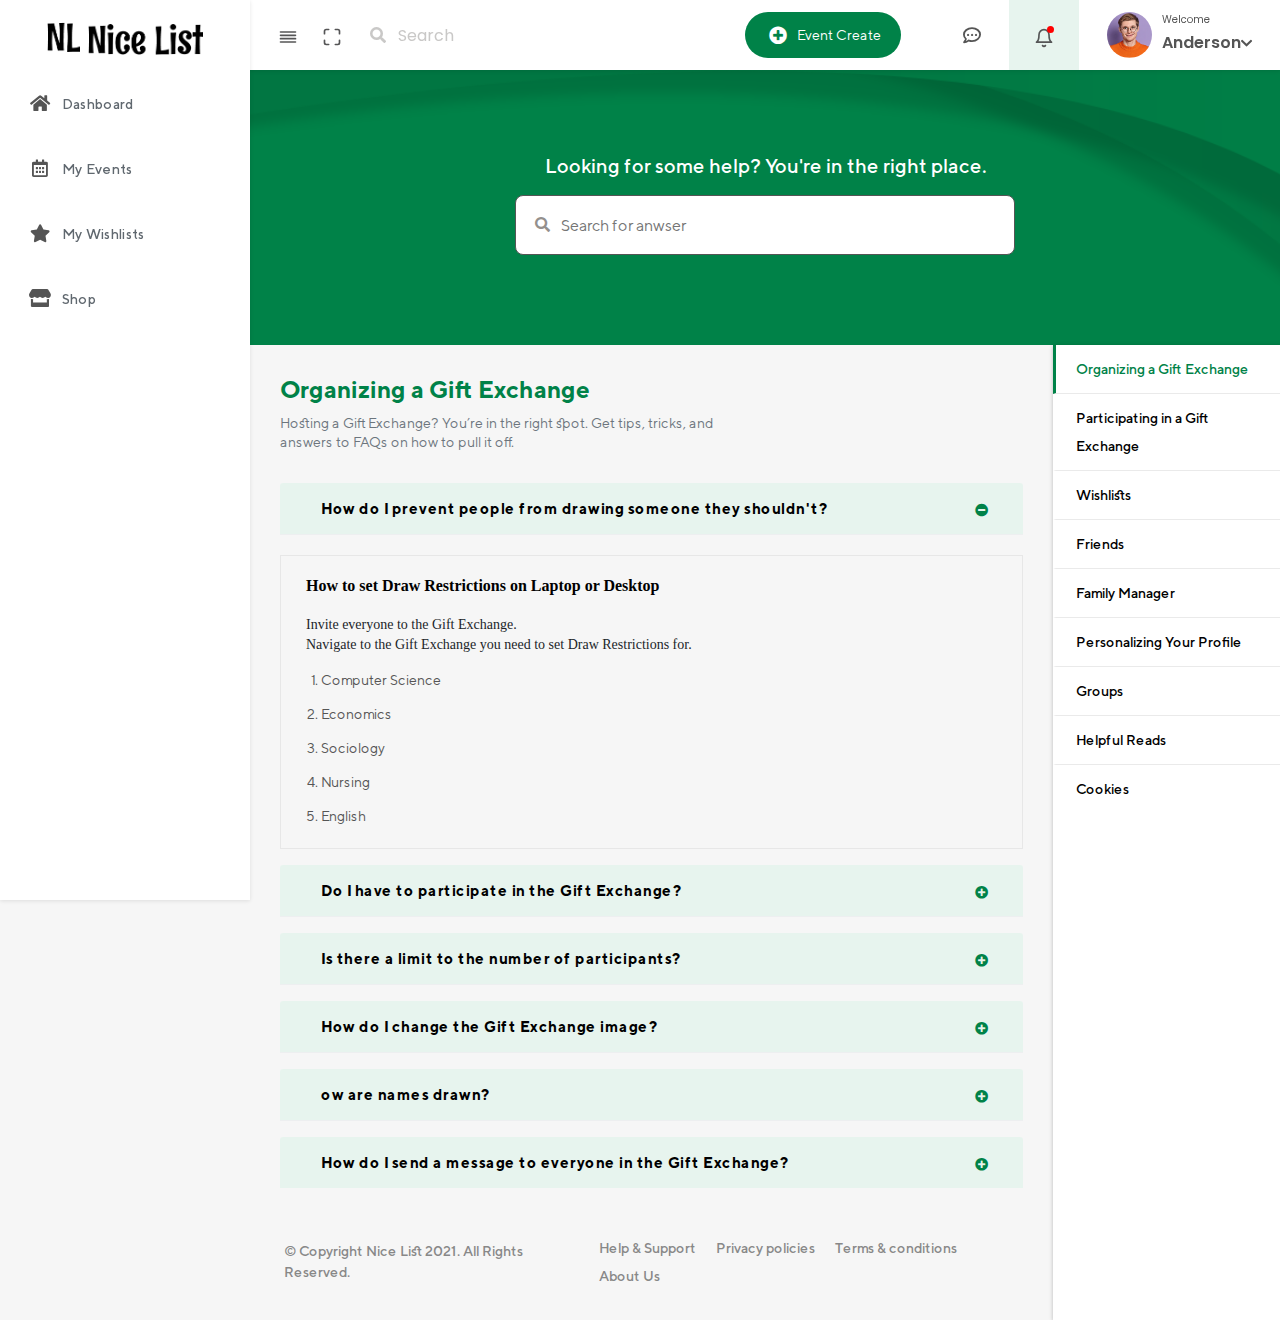
<file: help.html>
<!DOCTYPE html>
<html lang="en">
<head>
  <meta charset="UTF-8">
  <meta content="width=device-width, initial-scale=1, maximum-scale=1, shrink-to-fit=no" name="viewport">
  <title>Nice List - Admin Dashboard</title>
  <!-- Favicon -->
  <link rel='shortcut icon' type='image/x-icon' href='assets/img/logo2.png' />
  <!-- Fonts -->
  <link href="https://fonts.googleapis.com/css2?family=Poppins:wght@400;500;600;700&display=swap" rel="stylesheet">
  <link rel="stylesheet" href="assets/fonts/new_font/stylesheet.css">
  <!-- Fontawesome CDN -->
  <link rel="stylesheet" type="text/css" href="https://cdnjs.cloudflare.com/ajax/libs/font-awesome/6.0.0-beta2/css/all.min.css">
  <!-- General CSS Files -->
  <link rel="stylesheet" href="assets/css/app.min.css">
  <!-- Template CSS -->
  <link rel="stylesheet" href="assets/css/style.css">
  <link rel="stylesheet" href="assets/css/main.css">
  <link rel="stylesheet" href="assets/css/components.css">
  <!-- Custom style CSS -->
  <link rel="stylesheet" href="assets/css/custom.css">
  <!-- Responsive CSS -->
  <link rel="stylesheet" type="text/css" href="assets/css/responsive.css">
</head>

<body>
  <div class="loader"></div>
  <div id="app">
    <div class="main-wrapper main-wrapper-1">
    <!--============================== Start Dashboard (Edit) ==============================-->
      <div class="navbar-bg"></div>
      <nav class="navbar navbar-expand-lg main-navbar sticky mu_mes_not_pro_dashboard">
        <div class="form-inline mr-auto">
          <ul class="navbar-nav mr-3">
            <li><a href="#" data-toggle="sidebar" class="nav-link nav-link-lg
									collapse-btn"> <i data-feather="align-justify"></i></a></li>
            <li><a href="#" class="nav-link nav-link-lg fullscreen-btn">
                <i data-feather="maximize"></i>
              </a></li>
            <li>
              <form class="form-inline mr-auto">
                <div class="search-element">
                  <button class="btn" type="submit">
                    <i class="fas fa-search"></i>
                  </button>
                  <input class="form-control" type="search" placeholder="Search" aria-label="Search" data-width="200">
                </div>
              </form>
            </li>
          </ul>
        </div>
        <ul class="navbar-nav navbar-right">
          <li class="mu_evant_create">
            <div class="mu_evant_create_btn">
              <a href="#"><i class="fas fa-plus-circle"></i><span>Event Create</span></a>
            </div>
          </li>
          <li class="dropdown dropdown-list-toggle"><a href="#" data-toggle="dropdown"
              class="nav-link nav-link-lg message-toggle"><i class="far fa-comment-dots"></i>
              <!-- <span class="badge headerBadge1">
                6 </span> --> </a>
          </li>
          <li class="dropdown dropdown-list-toggle mu_notific_pos"><a href="#" data-toggle="dropdown"
              class="noti_red nav-link notification-toggle nav-link-lg"><i data-feather="bell" class="bell"></i>
              <span class="noti_red_posi"></span>
            </a>
            <div class="dropdown-menu dropdown-list dropdown-menu-right pullDown">
              <div class="dropdown-list-content dropdown-list-message">
                <a href="#" class="dropdown-item"> <span class="dropdown-item-avatar
                      text-white"> <img alt="image" src="assets/img/users/user-1.png" class="rounded-circle">
                  </span> <span class="dropdown-item-desc"> <span class="message-user">Victoria <span class="mu_not_light_font"> added to wishlist iPhone.</span></span>
                    <span class="time">2 Min Ago</span>
                  </span>
                </a> <a href="#" class="dropdown-item"> <span class="dropdown-item-avatar text-white">
                    <img alt="image" src="assets/img/users/user-2.png" class="rounded-circle">
                  </span> <span class="dropdown-item-desc"> <span class="message-user">Victoria <span class="mu_not_light_font">added to wishlist apple.</span></span>
                    <span class="time">5 Min Ago</span>
                  </span>
                </a> <a href="#" class="dropdown-item"> <span class="dropdown-item-avatar text-white">
                    <img alt="image" src="assets/img/users/user-5.png" class="rounded-circle">
                  </span> <span class="dropdown-item-desc"> <span class="message-user">Victoria <span class="mu_not_light_font">added to wishlist apple.</span></span> <span class="time">12 Min Ago</span>
                  </span>
                </a> <a href="#" class="dropdown-item"> <span class="dropdown-item-avatar text-white">
                    <img alt="image" src="assets/img/users/user-4.png" class="rounded-circle">
                  </span> <span class="dropdown-item-desc"> <span class="message-user">Victoria <span class="mu_not_light_font">added to wishlist apple.</span></span>  <span class="time">30
                      Min Ago</span>
                  </span>
                </a> <a href="#" class="dropdown-item"> <span class="dropdown-item-avatar text-white">
                    <img alt="image" src="assets/img/users/user-3.png" class="rounded-circle">
                  </span> <span class="dropdown-item-desc"> <span class="message-user">Victoria <span class="mu_not_light_font">added to wishlist apple.</span></span> <span class="time">1
                      Days Ago</span>
                  </span>
                </a>
              </div>
            </div>
          </li>
          <li class="dropdown">
            <a href="#" data-toggle="dropdown" class="mu_profile_items nav-link dropdown-toggle nav-link-lg nav-link-user">
                <span class="mu_profile_items_left"><img alt="image" src="assets/img/user.png" class="user-img-radious-style"></span>
                <span class="d-none d-lg-inline-block mu_profile_items_right">
                  <span class="mu_profile_items_right1">Welcome</span>
                  <span class="mu_profile_items_right2">Anderson<i class="fas fa-chevron-down"></i></span>
                </span>
              </a>

            <div class="dropdown-menu dropdown-menu-right pullDown mu_profile_items_a_design">
              <a href="profile.html" class="dropdown-item has-icon"> <i class="fas
										fa-user"></i> Profile
              </a>
              <a href="timeline.html" class="dropdown-item has-icon"> <i class="fas fa-cog"></i>
                Account Settings
              </a>
              <a href="auth-login.html" class="dropdown-item has-icon"> <i class="fas fa-headset"></i>
                Help & Support
              </a>
            </div>
          </li>
        </ul>
      </nav>
      <div class="main-sidebar sidebar-style-2">
        <aside id="sidebar-wrapper">
          <div class="sidebar-brand">
            <a href="index.html"> <img alt="image" src="assets/img/logo2.png" class="header-logo" /> <span
                class="logo-name"><img src="assets/img/logo.png"></span>
            </a>
          </div>
          <ul class="sidebar-menu">
            <li class="dropdown">
              <a href="index.html" class="nav-link"><i class="fas fa-home"></i><span>Dashboard</span></a>
            </li>

            <li class="dropdown">
              <a href="#" class="nav-link"><i class="far fa-calendar-alt"></i><span>My Events</span></a>
            </li>

            <li class="dropdown">
              <a href="#" class="nav-link"><i class="fas fa-star"></i><span>My Wishlists</span></a>
            </li>

            <li class="dropdown">
              <a href="#" class="nav-link"><i class="fas fa-store"></i><span>Shop</span></a>
            </li>
          </ul>
        </aside>
      </div>
      <!--============================== End Dashboard (Edit) ==============================-->

      <!--============================== Start Main Content ==============================-->
      <div class="main-content">
        <section class="section">
          <div class="section-body">
            <!-- add content here -->
            <!-- Help Main content area start -->
            <div class="deshboard_help_main_area">
            	<!-- Help Banner Area start  -->
            	<div class="deshboard_help_main_banner_text_area">
            		<div class="row">
            			<div class="col-md-6 offset-md-3">
            				<div class="deshboard_help_banner_area">
            					<p>Looking for some help? You're in the right place.</p>
            					<div class="deshboard_help_search_area" style="">
												<form action="#" method="POST">
													<input type="search" name="search" placeholder="Search for anwser">
													<button type="submit"><i class="fa fa-search"></i></button>
												</form>
											</div>
            				</div>
            			</div>
            		</div>
            	</div>
            	<!-- Help Banner Area End  -->
            	<!-- Help Banner Main Text Area start  -->
            	<div class="deshboard_help_main_text_area">
            		<div class="deshboard_main_text_area">
		              <div class="deshboard_main_body_area">
		              	<!-- Help Main area start  -->
		              	<div class="deshboard_main_help_area_header">
		              		<h4>Organizing a Gift Exchange</h4>
		              		<p>Hosting a Gift Exchange? You’re in the right spot. Get tips, tricks, and answers to FAQs on how to pull it off.</p>
		              	</div>
		              	<!-- Help Main area End  -->

		              	<!-- Accourding main area start  -->
		              	<div class="deshboard_main_help_according_area">
		              		<!-- 1. page single item area start  -->
		              		<div class="deshboard_main_help_according_area_single">
				              	<!-- Deshboar main area start  -->
						            <div class="according_main_area">
						              <div id="accordion" class="myaccordion">
						              	<!-- 1 accourding area start  -->
						                <div class="card">
						                  <div class="card-header" id="headingOne">
						                    <h2 class="mb-0">
						                      <button class="d-flex align-items-center justify-content-between btn btn-link collapsed" data-toggle="collapse" data-target="#collapseOne" aria-expanded="false" aria-controls="collapseOne">
						                       	How do I prevent people from drawing someone they shouldn't?
						                        <span class="fa-stack fa-sm">
						                          <i class="fas fa-minus-circle"></i>
						                        </span>
						                      </button>
						                    </h2>
						                  </div>
						                  <div id="collapseOne" class="collapse show" aria-labelledby="headingOne" data-parent="#accordion">
						                    <div class="card-body">
						                    	<h6>How to set Draw Restrictions on Laptop or Desktop</h6>
						                    	<p>Invite everyone to the Gift Exchange.</p>
						                    	<p> Navigate to the Gift Exchange you need to set Draw Restrictions for.</p>
						                      <ul>
						                        <li>Computer Science</li>
						                        <li>Economics</li>
						                        <li>Sociology</li>
						                        <li>Nursing</li>
						                        <li>English</li>
						                      </ul>
						                    </div>
						                  </div>
						                </div>
						                <!-- 1 accourding area End  -->

						              	<!-- 2 accourding area start  -->
						                <div class="card">
						                  <div class="card-header" id="headingTwo">
						                    <h2 class="mb-0">
						                      <button class="d-flex align-items-center justify-content-between btn btn-link collapsed" data-toggle="collapse" data-target="#collapseTwo" aria-expanded="false" aria-controls="collapseTwo">
						                       	Do I have to participate in the Gift Exchange?
						                        <span class="fa-stack fa-sm">
						                          <i class="fas fa-plus-circle"></i>
						                        </span>
						                      </button>
						                    </h2>
						                  </div>
						                  <div id="collapseTwo" class="collapse" aria-labelledby="headingTwo" data-parent="#accordion">
						                    <div class="card-body">
						                    	<h6>How to set Draw Restrictions on Laptop or Desktop</h6>
						                    	<p>Invite everyone to the Gift Exchange.</p>
						                    	<p> Navigate to the Gift Exchange you need to set Draw Restrictions for.</p>
						                      <ul>
						                        <li>Computer Science</li>
						                        <li>Economics</li>
						                        <li>Sociology</li>
						                        <li>Nursing</li>
						                        <li>English</li>
						                      </ul>
						                    </div>
						                  </div>
						                </div>
						                <!-- 2 accourding area End  -->
						              	<!-- 3 accourding area start  -->
						                <div class="card">
						                  <div class="card-header" id="headingThree">
						                    <h2 class="mb-0">
						                      <button class="d-flex align-items-center justify-content-between btn btn-link collapsed" data-toggle="collapse" data-target="#collapseThree" aria-expanded="false" aria-controls="collapseThree">
						                       	Is there a limit to the number of participants?
						                        <span class="fa-stack fa-sm">
						                          <i class="fas fa-plus-circle"></i>
						                        </span>
						                      </button>
						                    </h2>
						                  </div>
						                  <div id="collapseThree" class="collapse" aria-labelledby="headingThree" data-parent="#accordion">
						                    <div class="card-body">
						                    	<h6>How to set Draw Restrictions on Laptop or Desktop</h6>
						                    	<p>Invite everyone to the Gift Exchange.</p>
						                    	<p> Navigate to the Gift Exchange you need to set Draw Restrictions for.</p>
						                      <ul>
						                        <li>Computer Science</li>
						                        <li>Economics</li>
						                        <li>Sociology</li>
						                        <li>Nursing</li>
						                        <li>English</li>
						                      </ul>
						                    </div>
						                  </div>
						                </div>
						                <!-- 3 accourding area End  -->

						              	<!-- 4 accourding area start  -->
						                <div class="card">
						                  <div class="card-header" id="headingFour">
						                    <h2 class="mb-0">
						                      <button class="d-flex align-items-center justify-content-between btn btn-link collapsed" data-toggle="collapse" data-target="#collapseFour" aria-expanded="false" aria-controls="collapseFour">
						                       	How do I change the Gift Exchange image?
						                        <span class="fa-stack fa-sm">
						                          <i class="fas fa-plus-circle"></i>
						                        </span>
						                      </button>
						                    </h2>
						                  </div>
						                  <div id="collapseFour" class="collapse" aria-labelledby="headingFour" data-parent="#accordion">
						                    <div class="card-body">
						                    	<h6>How to set Draw Restrictions on Laptop or Desktop</h6>
						                    	<p>Invite everyone to the Gift Exchange.</p>
						                    	<p> Navigate to the Gift Exchange you need to set Draw Restrictions for.</p>
						                      <ul>
						                        <li>Computer Science</li>
						                        <li>Economics</li>
						                        <li>Sociology</li>
						                        <li>Nursing</li>
						                        <li>English</li>
						                      </ul>
						                    </div>
						                  </div>
						                </div>
						                <!-- 4 accourding area End  -->

						              	<!-- 5 accourding area start  -->
						                <div class="card">
						                  <div class="card-header" id="headingFive">
						                    <h2 class="mb-0">
						                      <button class="d-flex align-items-center justify-content-between btn btn-link collapsed" data-toggle="collapse" data-target="#collapseFive" aria-expanded="false" aria-controls="collapseFive">
						                       	ow are names drawn?
						                        <span class="fa-stack fa-sm">
						                          <i class="fas fa-plus-circle"></i>
						                        </span>
						                      </button>
						                    </h2>
						                  </div>
						                  <div id="collapseFive" class="collapse" aria-labelledby="headingFive" data-parent="#accordion">
						                    <div class="card-body">
						                    	<h6>How to set Draw Restrictions on Laptop or Desktop</h6>
						                    	<p>Invite everyone to the Gift Exchange.</p>
						                    	<p> Navigate to the Gift Exchange you need to set Draw Restrictions for.</p>
						                      <ul>
						                        <li>Computer Science</li>
						                        <li>Economics</li>
						                        <li>Sociology</li>
						                        <li>Nursing</li>
						                        <li>English</li>
						                      </ul>
						                    </div>
						                  </div>
						                </div>
						                <!-- 5 accourding area End  -->

						              	<!-- 5 accourding area start  -->
						                <div class="card">
						                  <div class="card-header" id="headingSix">
						                    <h2 class="mb-0">
						                      <button class="d-flex align-items-center justify-content-between btn btn-link collapsed" data-toggle="collapse" data-target="#collapseSix" aria-expanded="false" aria-controls="collapseSix">
						                       	How do I send a message to everyone in the Gift Exchange?
						                        <span class="fa-stack fa-sm">
						                          <i class="fas fa-plus-circle"></i>
						                        </span>
						                      </button>
						                    </h2>
						                  </div>
						                  <div id="collapseSix" class="collapse" aria-labelledby="headingSix" data-parent="#accordion">
						                    <div class="card-body">
						                    	<h6>How to set Draw Restrictions on Laptop or Desktop</h6>
						                    	<p>Invite everyone to the Gift Exchange.</p>
						                    	<p> Navigate to the Gift Exchange you need to set Draw Restrictions for.</p>
						                      <ul>
						                        <li>Computer Science</li>
						                        <li>Economics</li>
						                        <li>Sociology</li>
						                        <li>Nursing</li>
						                        <li>English</li>
						                      </ul>
						                    </div>
						                  </div>
						                </div>
						                <!-- 5 accourding area End  -->
						              </div>
						            </div>
						            <!-- Deshboar main area start  -->
											</div>
											<!-- 1. page single item area End  -->


		              	</div>
		              	<!-- Accourding main area End  -->
		              	<!-- Menu area start  -->
		                 <div class="deshboard_main_footer_menu_area">
		                    <div class="footer-left">
		                      <a href="templateshub.net">© Copyright Nice List 2021. All Rights Reserved.</a></a>
		                    </div>
		                    <div class="footer_right">
		                      <ul>
		                        <li><a href="#">Help & Support</a></li>
		                        <li><a href="#">Privacy policies</a></li>
		                        <li><a href="#">Terms & conditions</a></li>
		                        <li><a href="#">About Us</a></li>
		                      </ul>
		                    </div>
		                  </div>
		                  <!-- Menu area End  -->
		              </div>

		              <div class="deshboard_main_text_right_profile_area">
		                <div class="deshboard_main_help_right_side_area">
		                    <ul>
		                    	<li><a class="active" href="#">Organizing a Gift Exchange</a></li>
		                    	<li><a href="#">Participating in a Gift Exchange</a></li>
		                    	<li><a href="#">Wishlists</a></li>
		                    	<li><a href="#">Friends</a></li>
		                    	<li><a href="#">Family Manager</a></li>
		                    	<li><a href="#">Personalizing Your Profile</a></li>
		                    	<li><a href="#">Groups</a></li>
		                    	<li><a href="#">Helpful Reads</a></li>
		                    	<li><a href="#">Cookies</a></li>
		                    </ul>
		                </div>
		              </div>
		            </div>
            	</div>
            	<!-- Help Banner Main Text Area End  -->
            </div>
            <!-- Help Main content area End -->
           
          </div>
        </section>
      </div>
      <!--============================== End Main Content ==============================-->

      
    </div>
  </div>
  <!-- General JS Scripts -->
  <script src="assets/js/app.min.js"></script>
  <!-- JS Libraies -->
  <!-- Page Specific JS File -->
  <!-- Template JS File -->
  <script src="assets/js/scripts.js"></script>
  <script src="assets/js/scripts2.js"></script>
  <!-- Custom JS File -->
  <script src="assets/js/custom.js"></script>
  <script>
    $("#accordion").on("hide.bs.collapse show.bs.collapse", e => {
      $(e.target)
        .prev()
        .find("i:last-child")
        .toggleClass("fa-plus-circle fa-minus-circle");
    });

  </script>
</body>


<!-- blank.html  21 Nov 2019 03:54:41 GMT -->
</html>
</file>
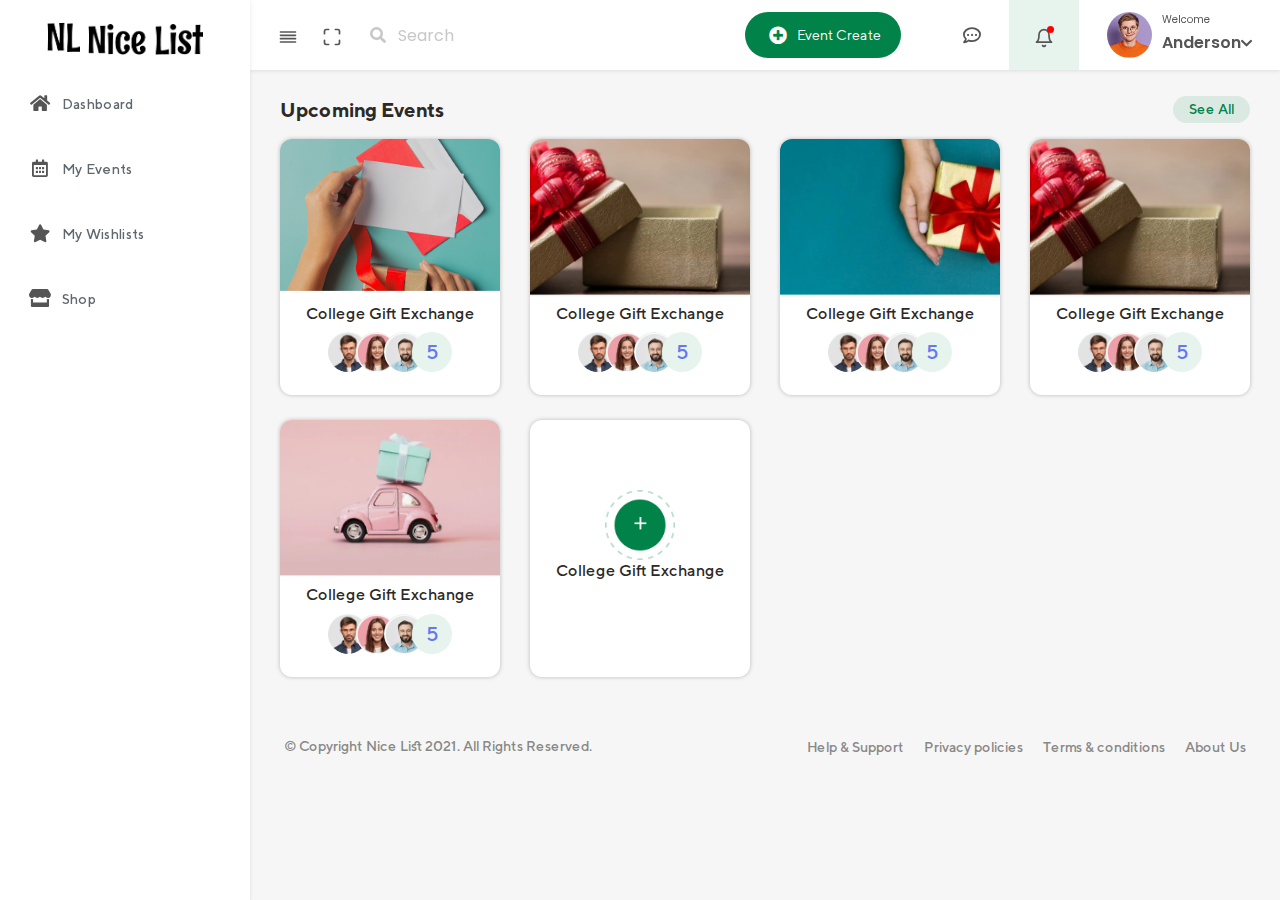
<file: your-events.html>
<!DOCTYPE html>
<html lang="en">
<head>
  <meta charset="UTF-8">
  <meta content="width=device-width, initial-scale=1, maximum-scale=1, shrink-to-fit=no" name="viewport">
  <title>Nice List - Your Events</title>
  <!-- Favicon -->
  <link rel='shortcut icon' type='image/x-icon' href='assets/img/logo2.png' />
  <!-- Fonts -->
  <link href="https://fonts.googleapis.com/css2?family=Poppins:wght@400;500;600;700&display=swap" rel="stylesheet">
  <link rel="stylesheet" href="assets/fonts/new_font/stylesheet.css">
  <!-- Fontawesome CDN -->
  <link rel="stylesheet" type="text/css" href="https://cdnjs.cloudflare.com/ajax/libs/font-awesome/6.0.0-beta2/css/all.min.css">
  <!-- General CSS Files -->
  <link rel="stylesheet" href="assets/css/app.min.css">
  <!-- Template CSS -->
  <link rel="stylesheet" href="assets/css/style.css">
  <link rel="stylesheet" href="assets/css/main.css">
  <link rel="stylesheet" href="assets/css/components.css">
  <!-- Custom style CSS -->
  <link rel="stylesheet" href="assets/css/custom.css">
  <!-- Responsive CSS -->
  <link rel="stylesheet" type="text/css" href="assets/css/responsive.css">
</head>

<body>
  <div class="loader"></div>
  <div id="app">
    <div class="main-wrapper main-wrapper-1">
    <!--============================== Start Dashboard (Edit) ==============================-->
      <div class="navbar-bg"></div>
      <nav class="navbar navbar-expand-lg main-navbar sticky mu_mes_not_pro_dashboard">
        <div class="form-inline mr-auto">
          <ul class="navbar-nav mr-3">
            <li><a href="#" data-toggle="sidebar" class="nav-link nav-link-lg
									collapse-btn"> <i data-feather="align-justify"></i></a></li>
            <li><a href="#" class="nav-link nav-link-lg fullscreen-btn">
                <i data-feather="maximize"></i>
              </a></li>
            <li>
              <form class="form-inline mr-auto">
                <div class="search-element">
                  <button class="btn" type="submit">
                    <i class="fas fa-search"></i>
                  </button>
                  <input class="form-control" type="search" placeholder="Search" aria-label="Search" data-width="200">
                </div>
              </form>
            </li>
          </ul>
        </div>
        <ul class="navbar-nav navbar-right">
          <li class="mu_evant_create">
            <div class="mu_evant_create_btn">
              <a href="#"><i class="fas fa-plus-circle"></i><span>Event Create</span></a>
            </div>
          </li>
          <li class="dropdown dropdown-list-toggle"><a href="#" data-toggle="dropdown"
              class="nav-link nav-link-lg message-toggle"><i class="far fa-comment-dots"></i>
              <!-- <span class="badge headerBadge1">
                6 </span> --> </a>
          </li>
          <li class="dropdown dropdown-list-toggle mu_notific_pos"><a href="#" data-toggle="dropdown"
              class="noti_red nav-link notification-toggle nav-link-lg"><i data-feather="bell" class="bell"></i>
              <span class="noti_red_posi"></span>
            </a>
            <div class="dropdown-menu dropdown-list dropdown-menu-right pullDown">
              <div class="dropdown-list-content dropdown-list-message">
                <a href="#" class="dropdown-item"> <span class="dropdown-item-avatar
                      text-white"> <img alt="image" src="assets/img/users/user-1.png" class="rounded-circle">
                  </span> <span class="dropdown-item-desc"> <span class="message-user">Victoria <span class="mu_not_light_font"> added to wishlist iPhone.</span></span>
                    <span class="time">2 Min Ago</span>
                  </span>
                </a> <a href="#" class="dropdown-item"> <span class="dropdown-item-avatar text-white">
                    <img alt="image" src="assets/img/users/user-2.png" class="rounded-circle">
                  </span> <span class="dropdown-item-desc"> <span class="message-user">Victoria <span class="mu_not_light_font">added to wishlist apple.</span></span>
                    <span class="time">5 Min Ago</span>
                  </span>
                </a> <a href="#" class="dropdown-item"> <span class="dropdown-item-avatar text-white">
                    <img alt="image" src="assets/img/users/user-5.png" class="rounded-circle">
                  </span> <span class="dropdown-item-desc"> <span class="message-user">Victoria <span class="mu_not_light_font">added to wishlist apple.</span></span> <span class="time">12 Min Ago</span>
                  </span>
                </a> <a href="#" class="dropdown-item"> <span class="dropdown-item-avatar text-white">
                    <img alt="image" src="assets/img/users/user-4.png" class="rounded-circle">
                  </span> <span class="dropdown-item-desc"> <span class="message-user">Victoria <span class="mu_not_light_font">added to wishlist apple.</span></span>  <span class="time">30
                      Min Ago</span>
                  </span>
                </a> <a href="#" class="dropdown-item"> <span class="dropdown-item-avatar text-white">
                    <img alt="image" src="assets/img/users/user-3.png" class="rounded-circle">
                  </span> <span class="dropdown-item-desc"> <span class="message-user">Victoria <span class="mu_not_light_font">added to wishlist apple.</span></span> <span class="time">1
                      Days Ago</span>
                  </span>
                </a>
              </div>
            </div>
          </li>
          <li class="dropdown">
            <a href="#" data-toggle="dropdown" class="mu_profile_items nav-link dropdown-toggle nav-link-lg nav-link-user">
                <span class="mu_profile_items_left"><img alt="image" src="assets/img/user.png" class="user-img-radious-style"></span>
                <span class="d-none d-lg-inline-block mu_profile_items_right">
                  <span class="mu_profile_items_right1">Welcome</span>
                  <span class="mu_profile_items_right2">Anderson<i class="fas fa-chevron-down"></i></span>
                </span>
              </a>

            <div class="dropdown-menu dropdown-menu-right pullDown mu_profile_items_a_design">
              <a href="profile.html" class="dropdown-item has-icon"> <i class="fas
										fa-user"></i> Profile
              </a>
              <a href="timeline.html" class="dropdown-item has-icon"> <i class="fas fa-cog"></i>
                Account Settings
              </a>
              <a href="auth-login.html" class="dropdown-item has-icon"> <i class="fas fa-headset"></i>
                Help & Support
              </a>
            </div>
          </li>
        </ul>
      </nav>
      <div class="main-sidebar sidebar-style-2">
        <aside id="sidebar-wrapper">
          <div class="sidebar-brand">
            <a href="index.html"> <img alt="image" src="assets/img/logo2.png" class="header-logo" /> <span
                class="logo-name"><img src="assets/img/logo.png"></span>
            </a>
          </div>
          <ul class="sidebar-menu">
            <li class="dropdown">
              <a href="index.html" class="nav-link"><i class="fas fa-home"></i><span>Dashboard</span></a>
            </li>

            <li class="dropdown">
              <a href="#" class="nav-link"><i class="far fa-calendar-alt"></i><span>My Events</span></a>
            </li>

            <li class="dropdown">
              <a href="#" class="nav-link"><i class="fas fa-star"></i><span>My Wishlists</span></a>
            </li>

            <li class="dropdown">
              <a href="#" class="nav-link"><i class="fas fa-store"></i><span>Shop</span></a>
            </li>
          </ul>
        </aside>
      </div>
      <!--============================== End Dashboard (Edit) ==============================-->

      <!--============================== Start Main Content ==============================-->
      <div class="main-content">
        <section class="section">
          <div class="section-body">
            <!-- add content here -->
            <!-- Deshboar main area start  -->
            <div class="deshboard_main_text_area">
              <div class="deshboard_main_body_your_events_area">

                <div class="deshboard_main_body_cotainer">
                  <!-- Deshboard Header area start  -->
                  <div class="deshboard_main_body_text_header_area">
                    <div class="deshboard_main_body_text_header_area_left">
                      <h5>Upcoming Events</h5>
                    </div>
                    <div class="deshboard_main_body_text_header_area_right">
                      <a href="#">See All</a>
                    </div>
                  </div>
                  <!-- Deshboard Header area end  -->

                  <div class="row deshboard_main_your_events_gap_area">
                    <!-- 1. Single item start  -->
                    <div class="col-sm-6 col-lg-3">
                      <div class="deshboard_main_body_single_item_area">
                          <img src="assets/img/deshboard/your-event/1.png" alt="photos">
                          <div class="deshboard_main_body_single_item_area_sub_text">
                            <p>College Gift Exchange</p>
                            <ul>
                              <li><a href="#"><img src="assets/img/deshboard/gif/single1.png" alt="photos"></a></li>
                              <li><a href="#"><img src="assets/img/deshboard/gif/single2.png" alt="photos"></a></li>
                              <li><a href="#"><img src="assets/img/deshboard/gif/single3.png" alt="photos"></a></li>
                              <li><a href="#">5</a></li>
                            </ul>
                          </div>
                      </div>
                    </div>
                    <!-- 1. Single item End  -->
                    <!-- 2. Single item start  -->
                    <div class="col-sm-6 col-lg-3">
                      <div class="deshboard_main_body_single_item_area">
                          <img src="assets/img/deshboard/your-event/2.png" alt="photos">
                          <div class="deshboard_main_body_single_item_area_sub_text">
                            <p>College Gift Exchange</p>
                            <ul>
                              <li><a href="#"><img src="assets/img/deshboard/gif/single1.png" alt="photos"></a></li>
                              <li><a href="#"><img src="assets/img/deshboard/gif/single2.png" alt="photos"></a></li>
                              <li><a href="#"><img src="assets/img/deshboard/gif/single3.png" alt="photos"></a></li>
                              <li><a href="#">5</a></li>
                            </ul>
                          </div>
                      </div>
                    </div>
                    <!-- 2. Single item End  -->

                    <!-- 3. Single item start  -->
                    <div class="col-sm-6 col-lg-3">
                      <div class="deshboard_main_body_single_item_area">
                          <img src="assets/img/deshboard/your-event/3.png" alt="photos">
                          <div class="deshboard_main_body_single_item_area_sub_text">
                            <p>College Gift Exchange</p>
                            <ul>
                              <li><a href="#"><img src="assets/img/deshboard/gif/single1.png" alt="photos"></a></li>
                              <li><a href="#"><img src="assets/img/deshboard/gif/single2.png" alt="photos"></a></li>
                              <li><a href="#"><img src="assets/img/deshboard/gif/single3.png" alt="photos"></a></li>
                              <li><a href="#">5</a></li>
                            </ul>
                          </div>
                      </div>
                    </div>
                    <!-- 3. Single item End  -->

                    <!-- 4. Single item start  -->
                    <div class="col-sm-6 col-lg-3">
                      <div class="deshboard_main_body_single_item_area">
                          <img src="assets/img/deshboard/your-event/2.png" alt="photos">
                          <div class="deshboard_main_body_single_item_area_sub_text">
                            <p>College Gift Exchange</p>
                            <ul>
                              <li><a href="#"><img src="assets/img/deshboard/gif/single1.png" alt="photos"></a></li>
                              <li><a href="#"><img src="assets/img/deshboard/gif/single2.png" alt="photos"></a></li>
                              <li><a href="#"><img src="assets/img/deshboard/gif/single3.png" alt="photos"></a></li>
                              <li><a href="#">5</a></li>
                            </ul>
                          </div>
                      </div>
                    </div>
                    <!-- 4. Single item End  -->

                    <!-- 5. Single item start  -->
                    <div class="col-sm-6 col-lg-3">
                      <div class="deshboard_main_body_single_item_area">
                          <img src="assets/img/deshboard/gif/ex1.png" alt="photos">
                          <div class="deshboard_main_body_single_item_area_sub_text">
                            <p>College Gift Exchange</p>
                            <ul>
                              <li><a href="#"><img src="assets/img/deshboard/gif/single1.png" alt="photos"></a></li>
                              <li><a href="#"><img src="assets/img/deshboard/gif/single2.png" alt="photos"></a></li>
                              <li><a href="#"><img src="assets/img/deshboard/gif/single3.png" alt="photos"></a></li>
                              <li><a href="#">5</a></li>
                            </ul>
                          </div>
                      </div>
                    </div>
                    <!-- 5. Single item End  -->

                    <!-- 6. Single item start  -->
                    <div class="col-sm-6 col-lg-3">
                      <div class="deshboard_main_body_single_item_area deshboard_main_body_single_item_area_ex">
                         <div class="deshboard_main_body_single_item_area_sub_text">
                            <a href="#"><img src="assets/img/deshboard/gif/add.png" alt="icon"></a>
                            <p>College Gift Exchange</p>
                          </div>
                      </div>
                    </div>
                    <!-- 6. Single item End  -->
                  </div>
                </div>

                <div class="deshboard_main_body_cotainer">
                  <!-- Deshboard Header area end  -->
                 
                  <!-- Menu area start  -->
                 <div class="deshboard_main_footer_menu_area">
                    <div class="footer-left">
                      <a href="templateshub.net">© Copyright Nice List 2021. All Rights Reserved.</a></a>
                    </div>
                    <div class="footer_right">
                      <ul>
                        <li><a href="#">Help & Support</a></li>
                        <li><a href="#">Privacy policies</a></li>
                        <li><a href="#">Terms & conditions</a></li>
                        <li><a href="#">About Us</a></li>
                      </ul>
                    </div>
                  </div>
                  <!-- Menu area End  -->
                </div>
              </div>
            </div>
            <!-- Deshboar main area start  -->
           
          </div>
        </section>
      </div>
      <!--============================== End Main Content ==============================-->


    </div>
  </div>
  <!-- General JS Scripts -->
  <script src="assets/js/app.min.js"></script>
  <!-- JS Libraies -->
  <!-- Page Specific JS File -->
  <!-- Template JS File -->
  <script src="assets/js/scripts.js"></script>
  <script src="assets/js/scripts2.js"></script>
  <!-- Custom JS File -->
  <script src="assets/js/custom.js"></script>
</body>


<!-- blank.html  21 Nov 2019 03:54:41 GMT -->
</html>
</file>
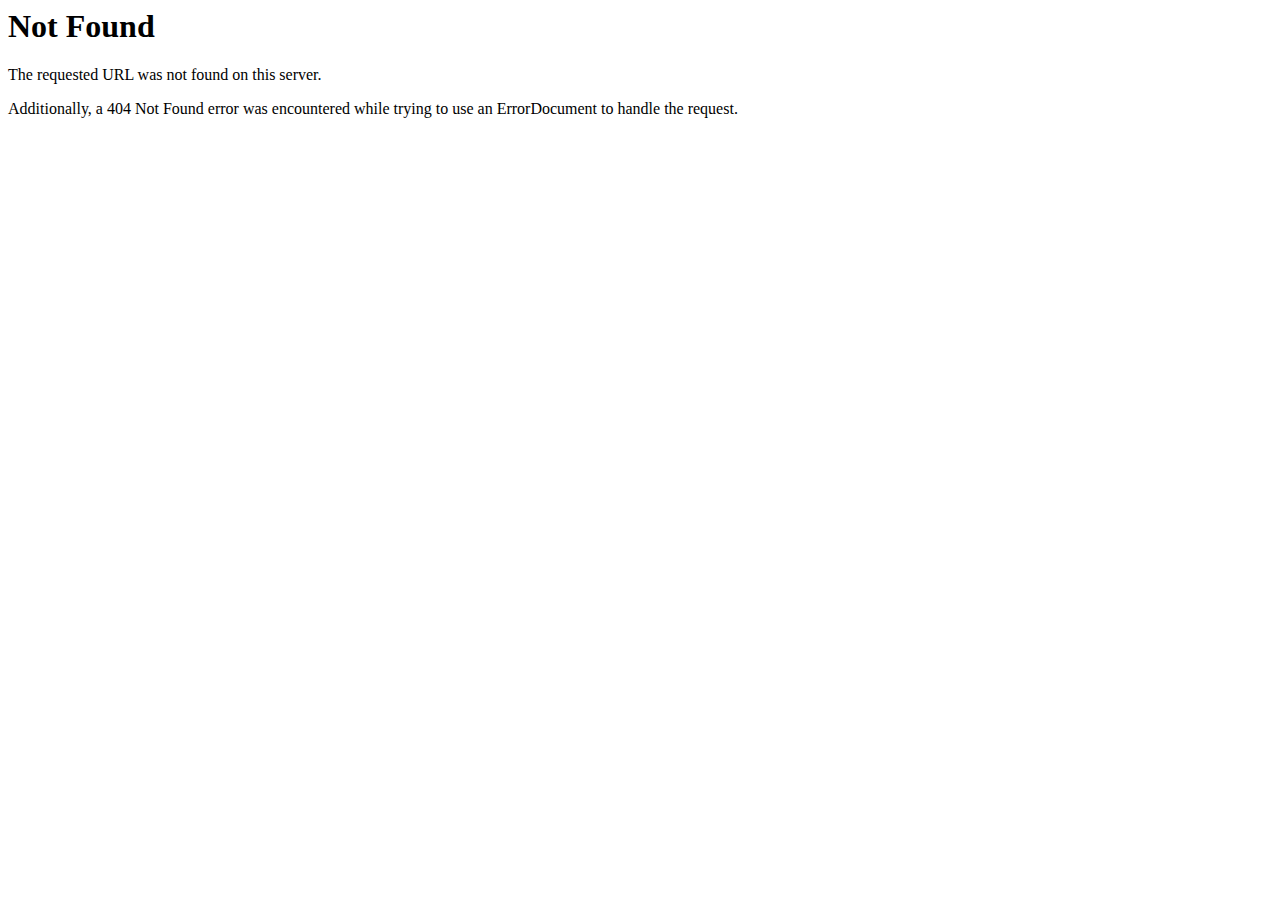
<file: assets/css/MaterialIcons-Regular.html>
<!DOCTYPE HTML PUBLIC "-//IETF//DTD HTML 2.0//EN">
<html><head>
<title>404 Not Found</title>
</head><body>
<h1>Not Found</h1>
<p>The requested URL was not found on this server.</p>
<p>Additionally, a 404 Not Found
error was encountered while trying to use an ErrorDocument to handle the request.</p>
</body></html>
</file>
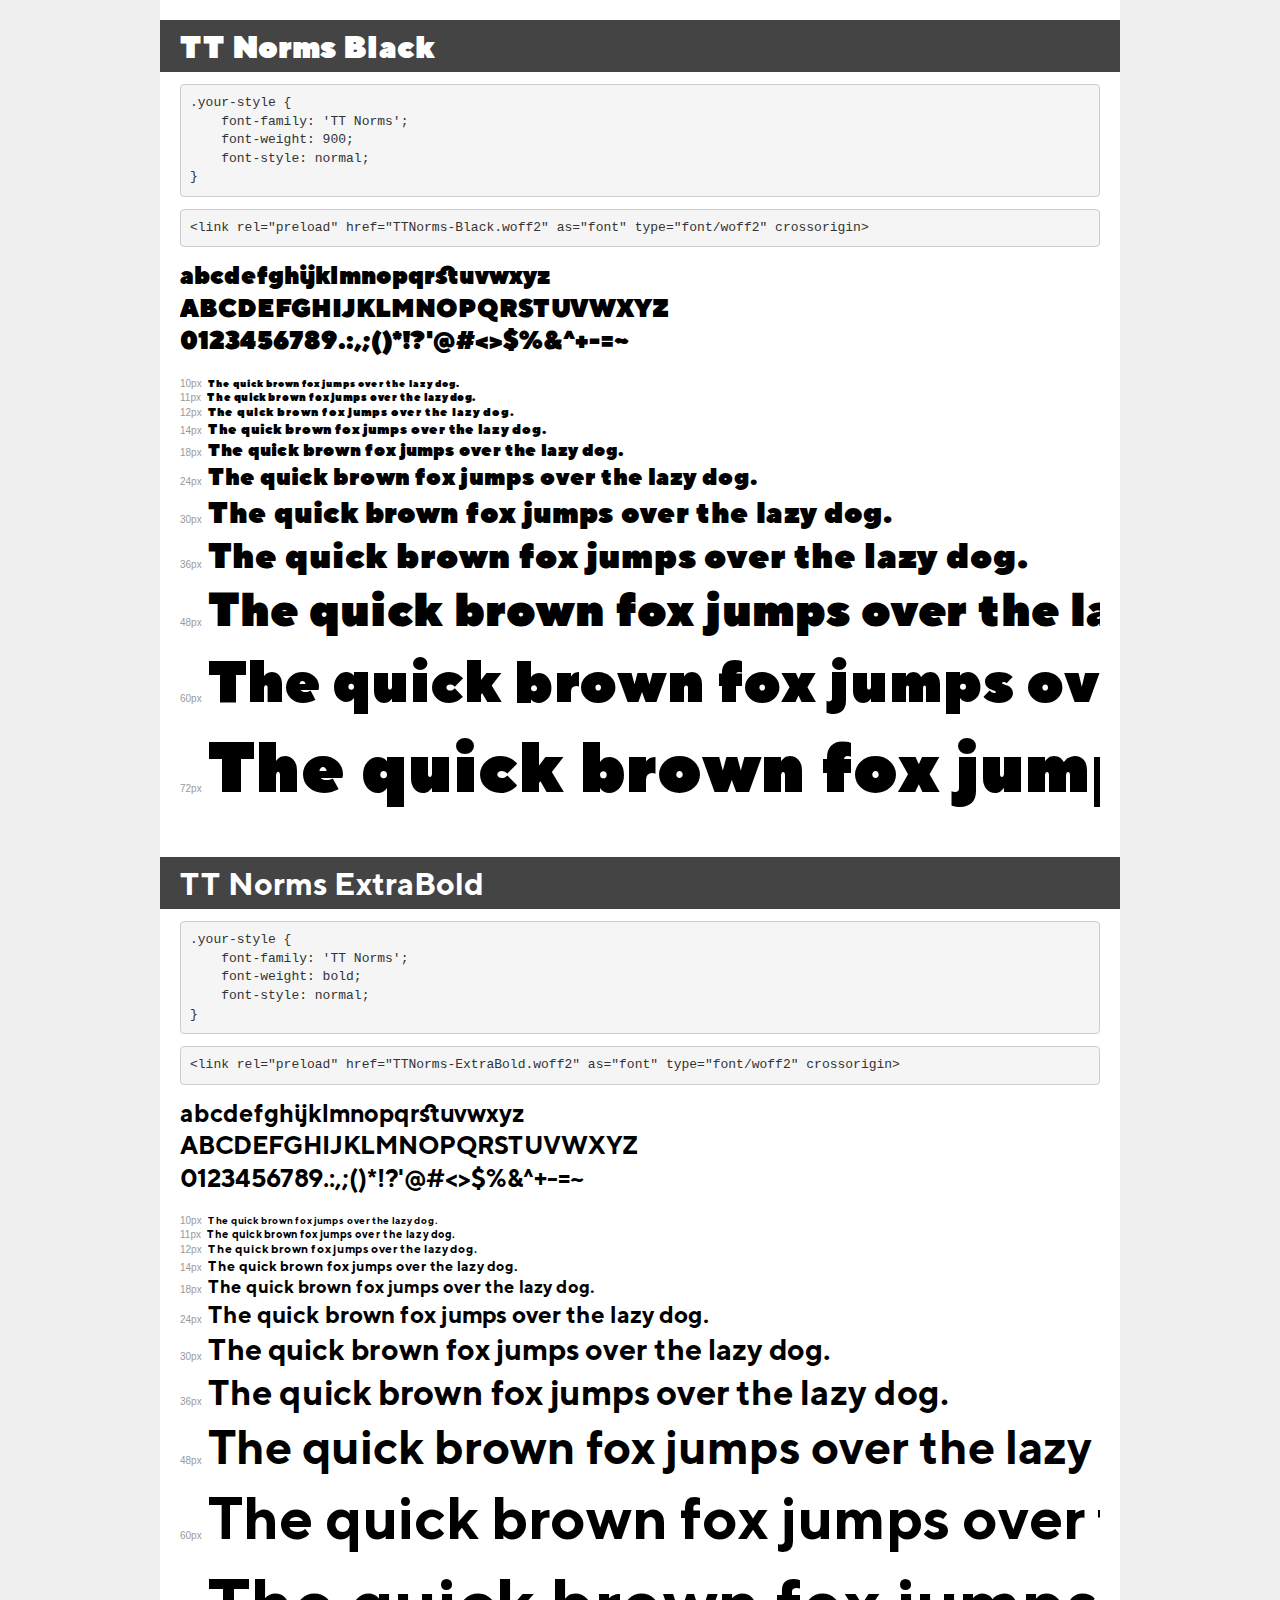
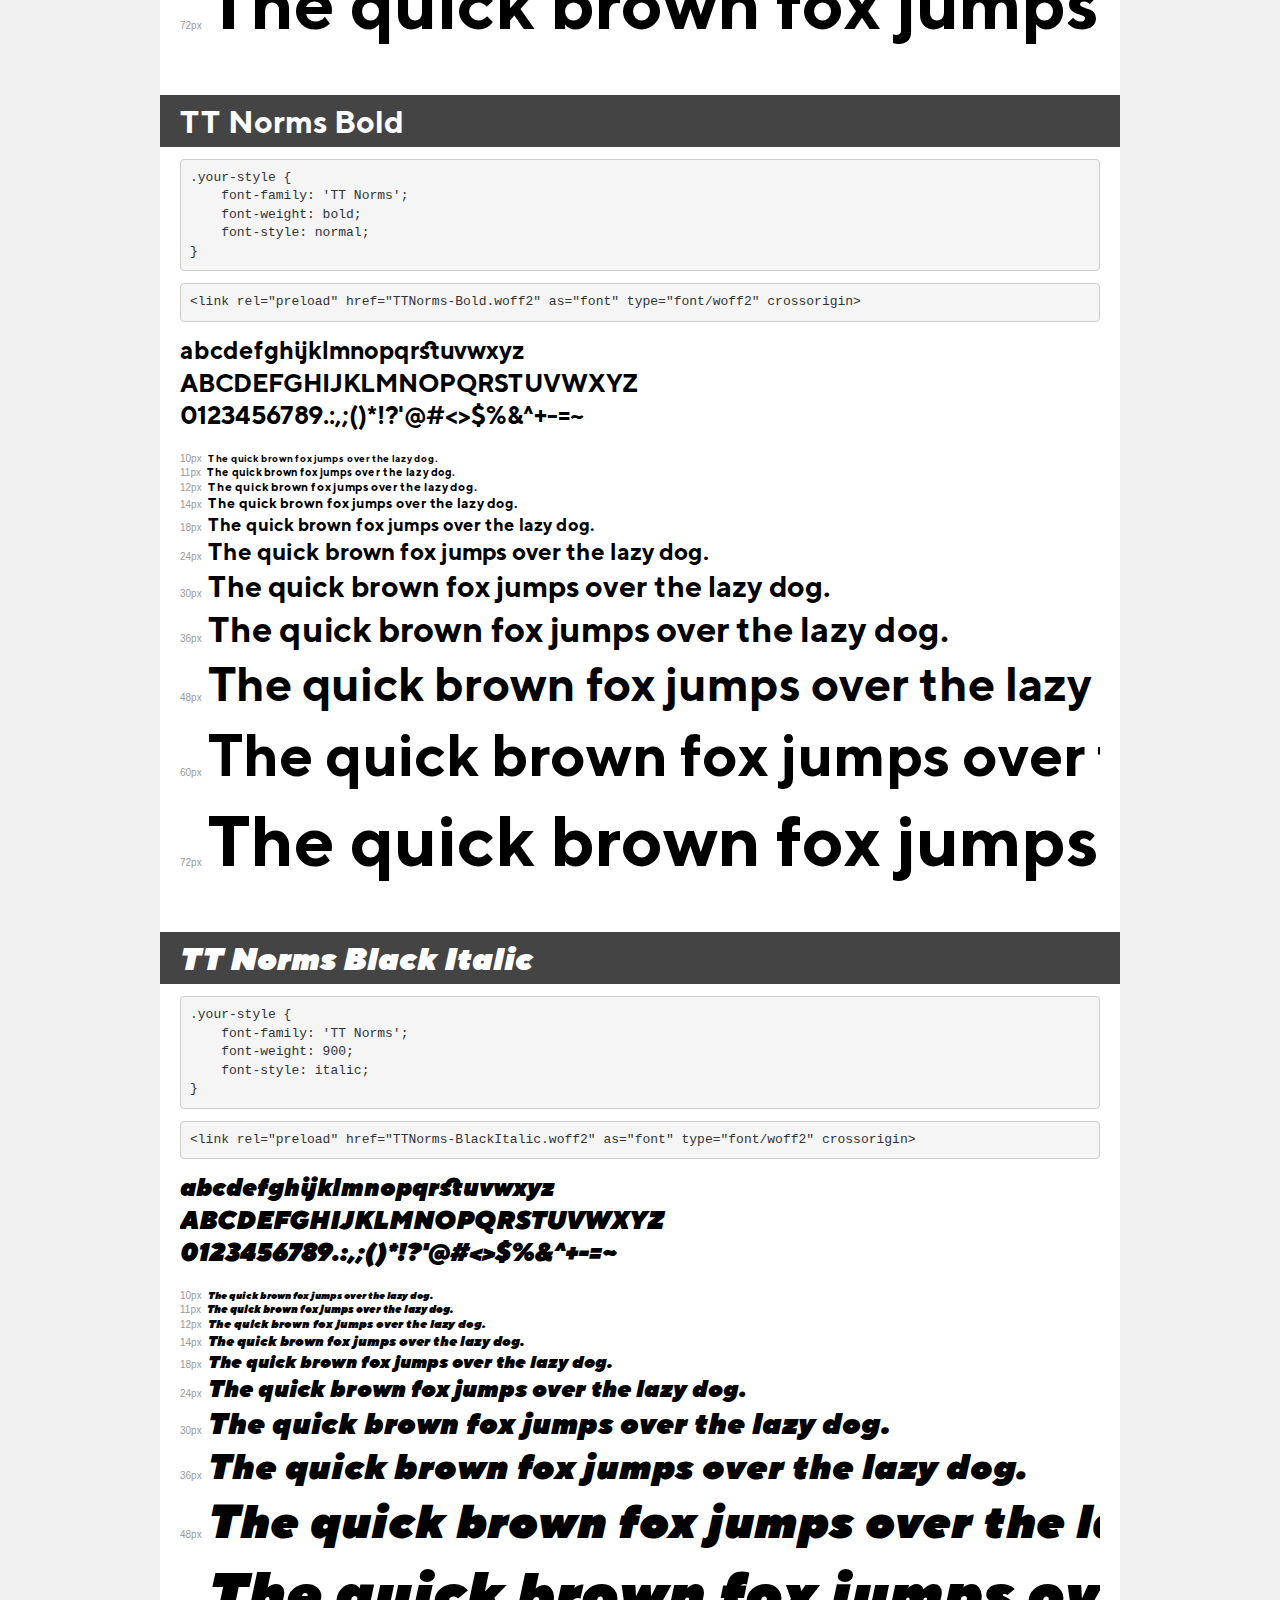
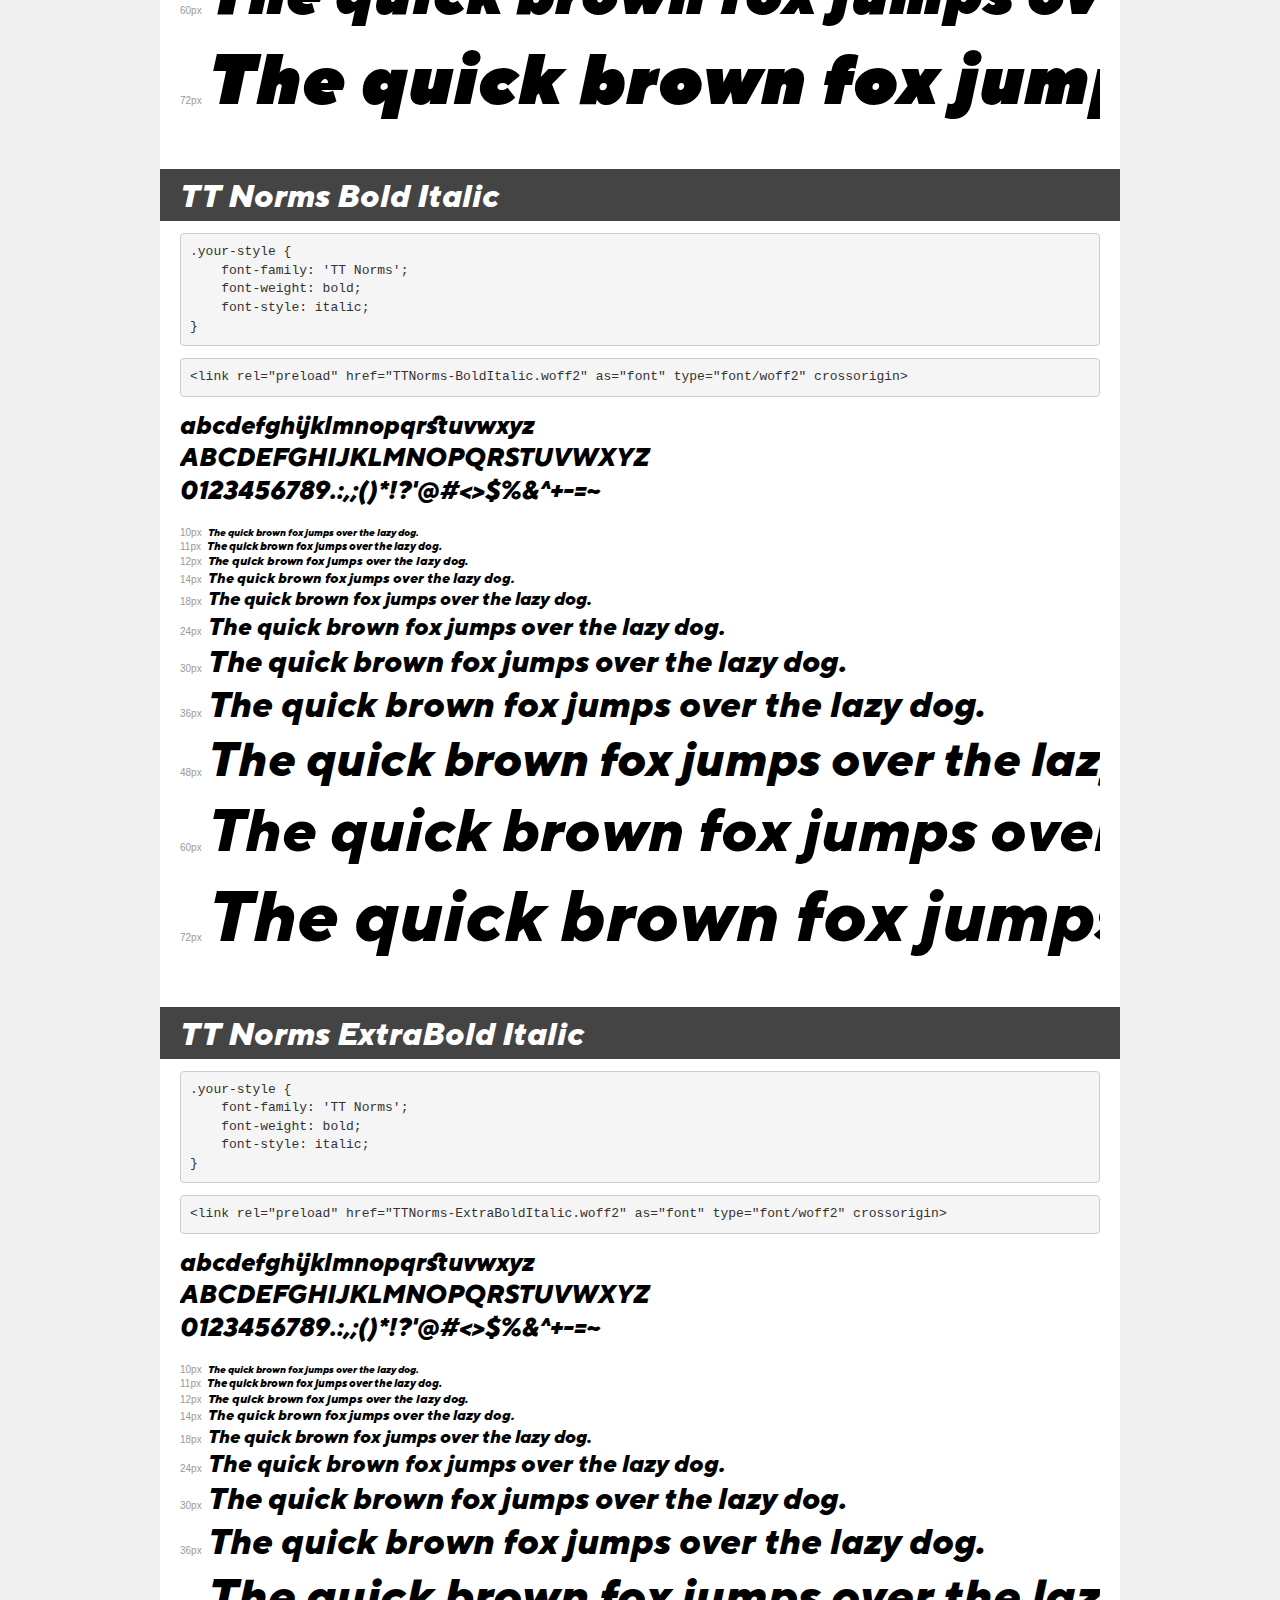
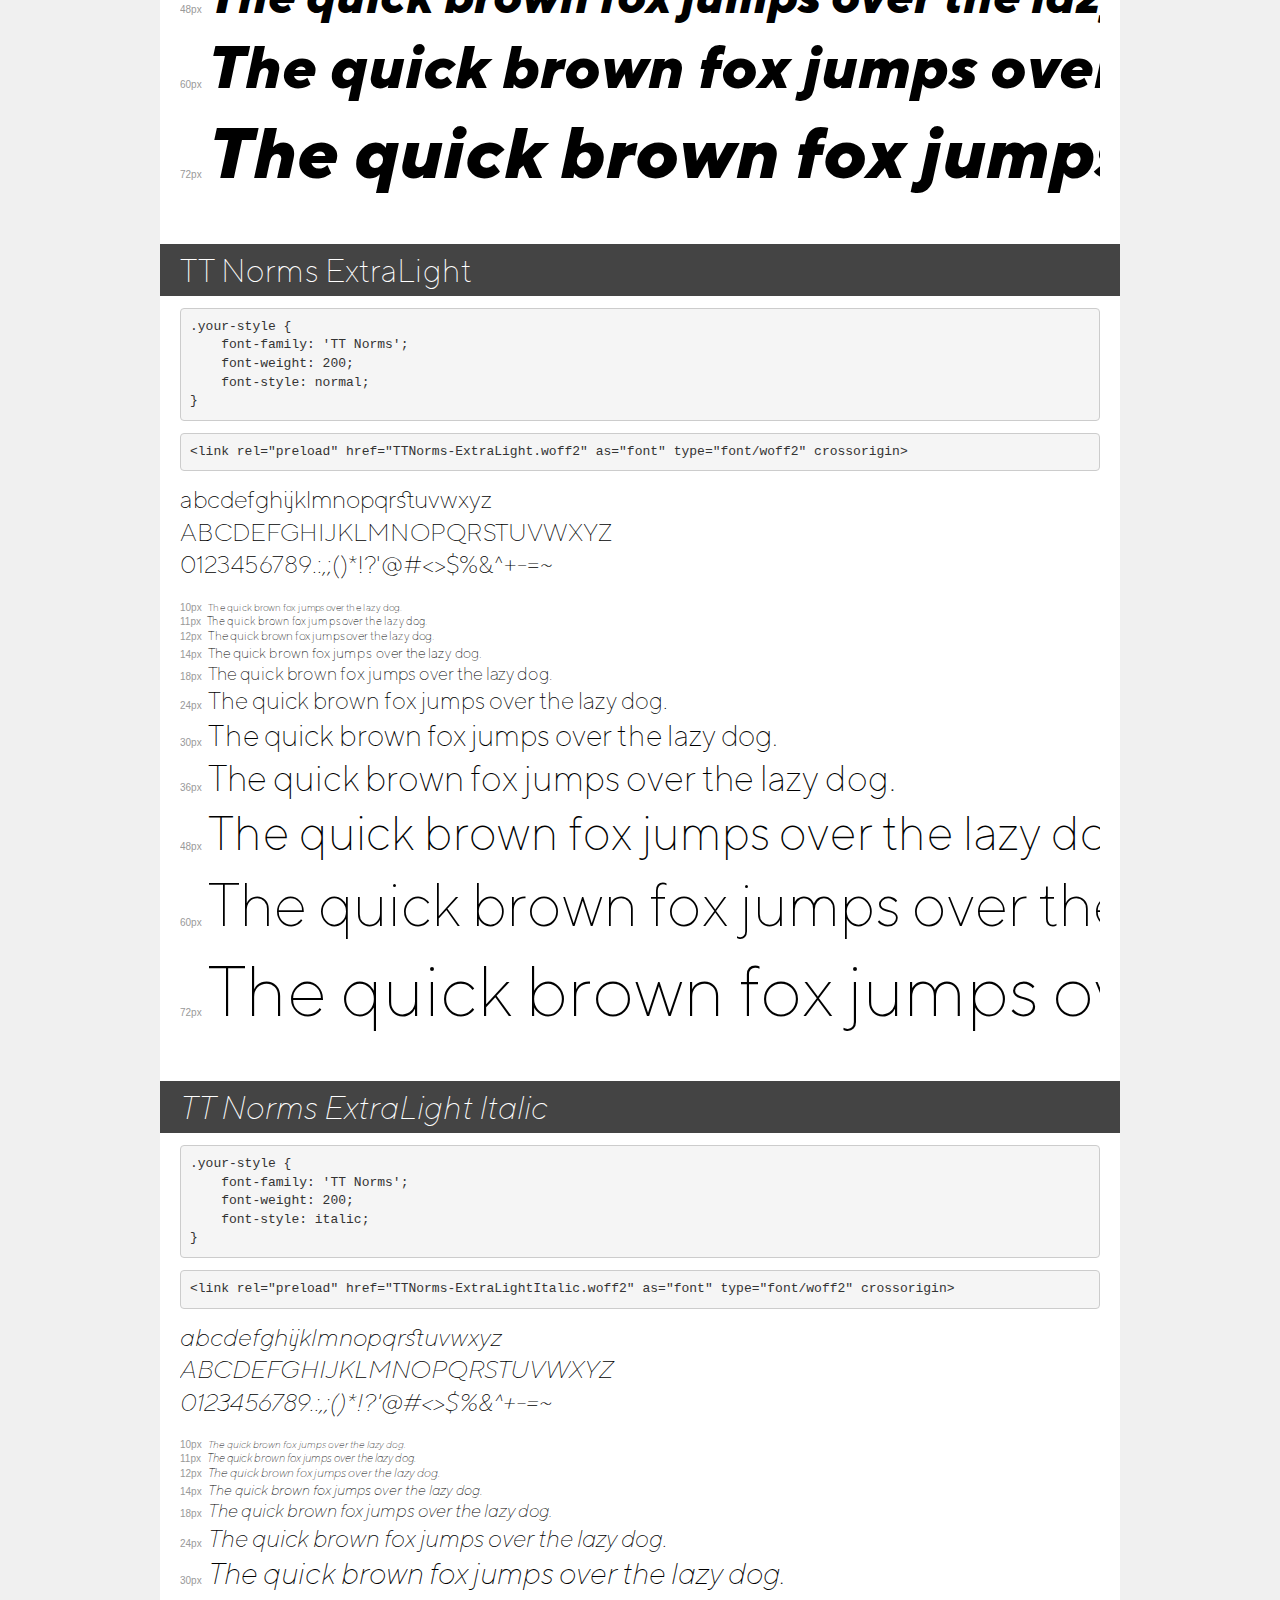
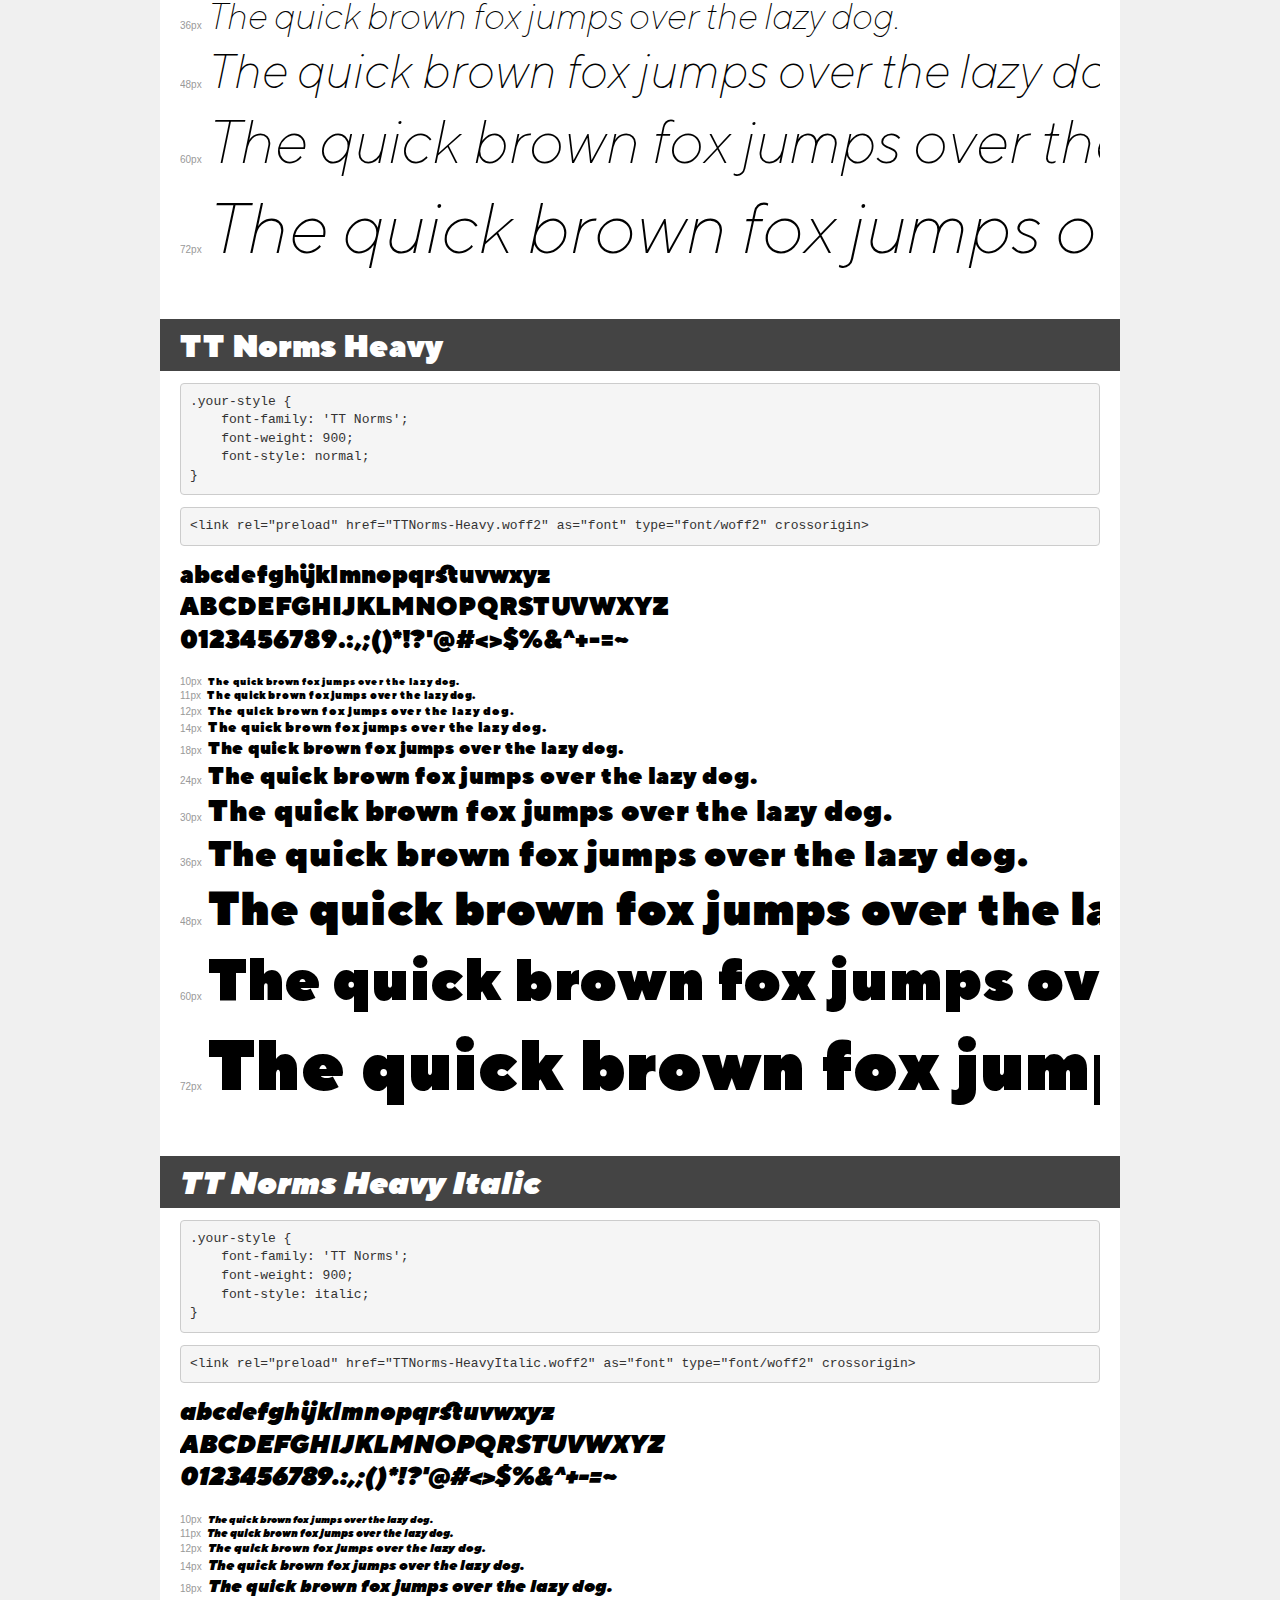
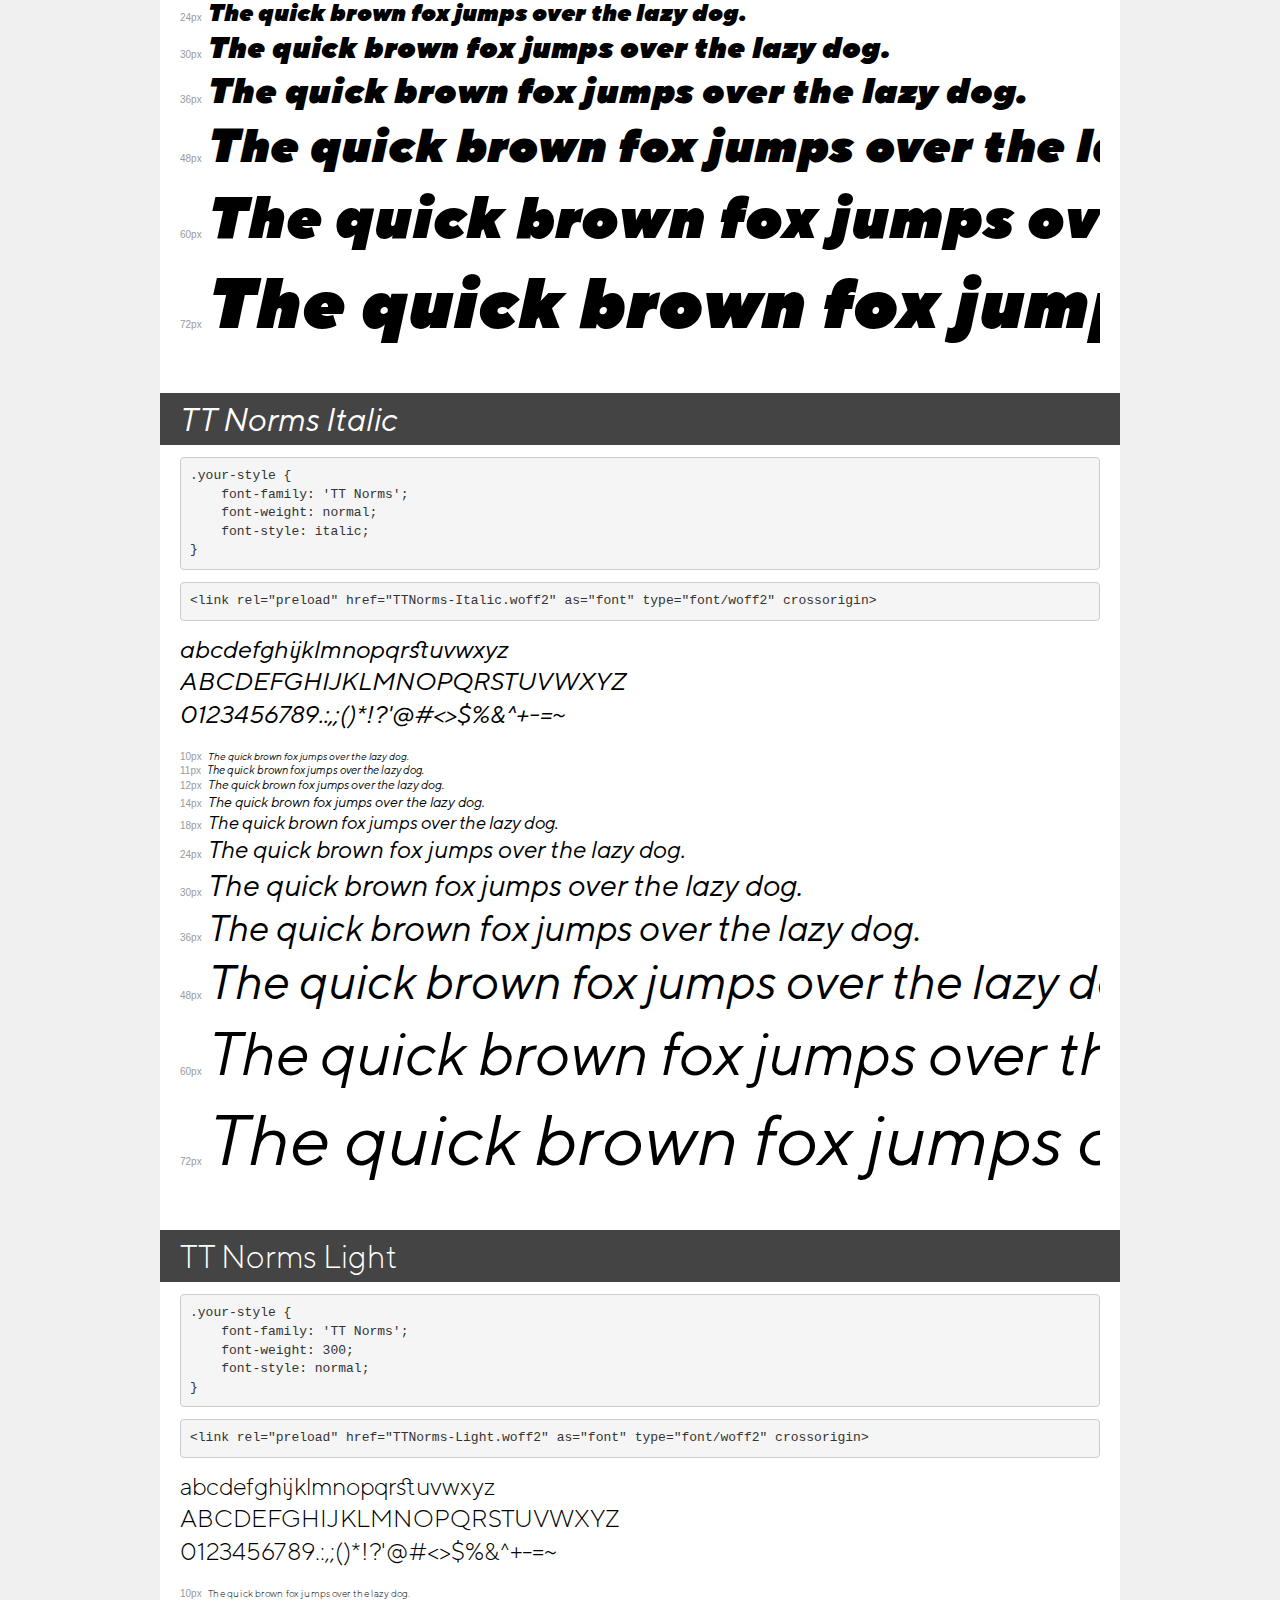
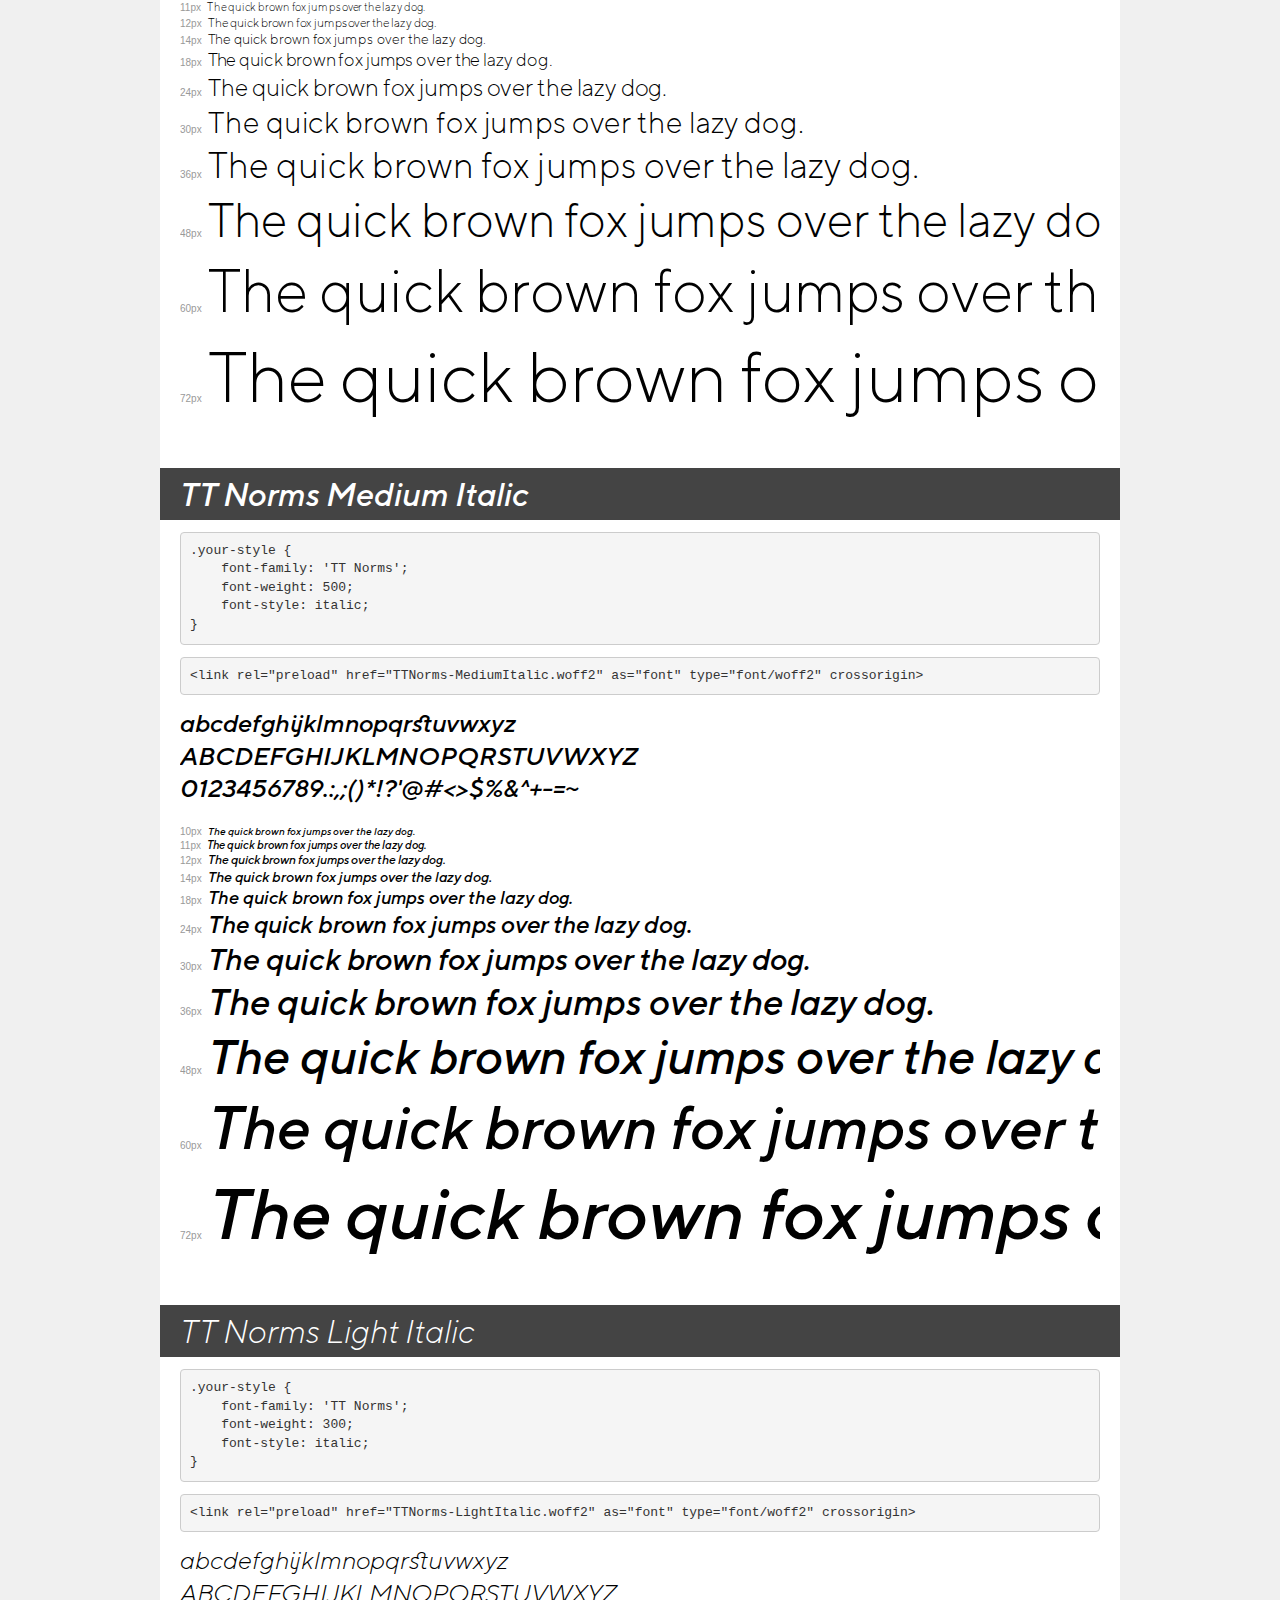
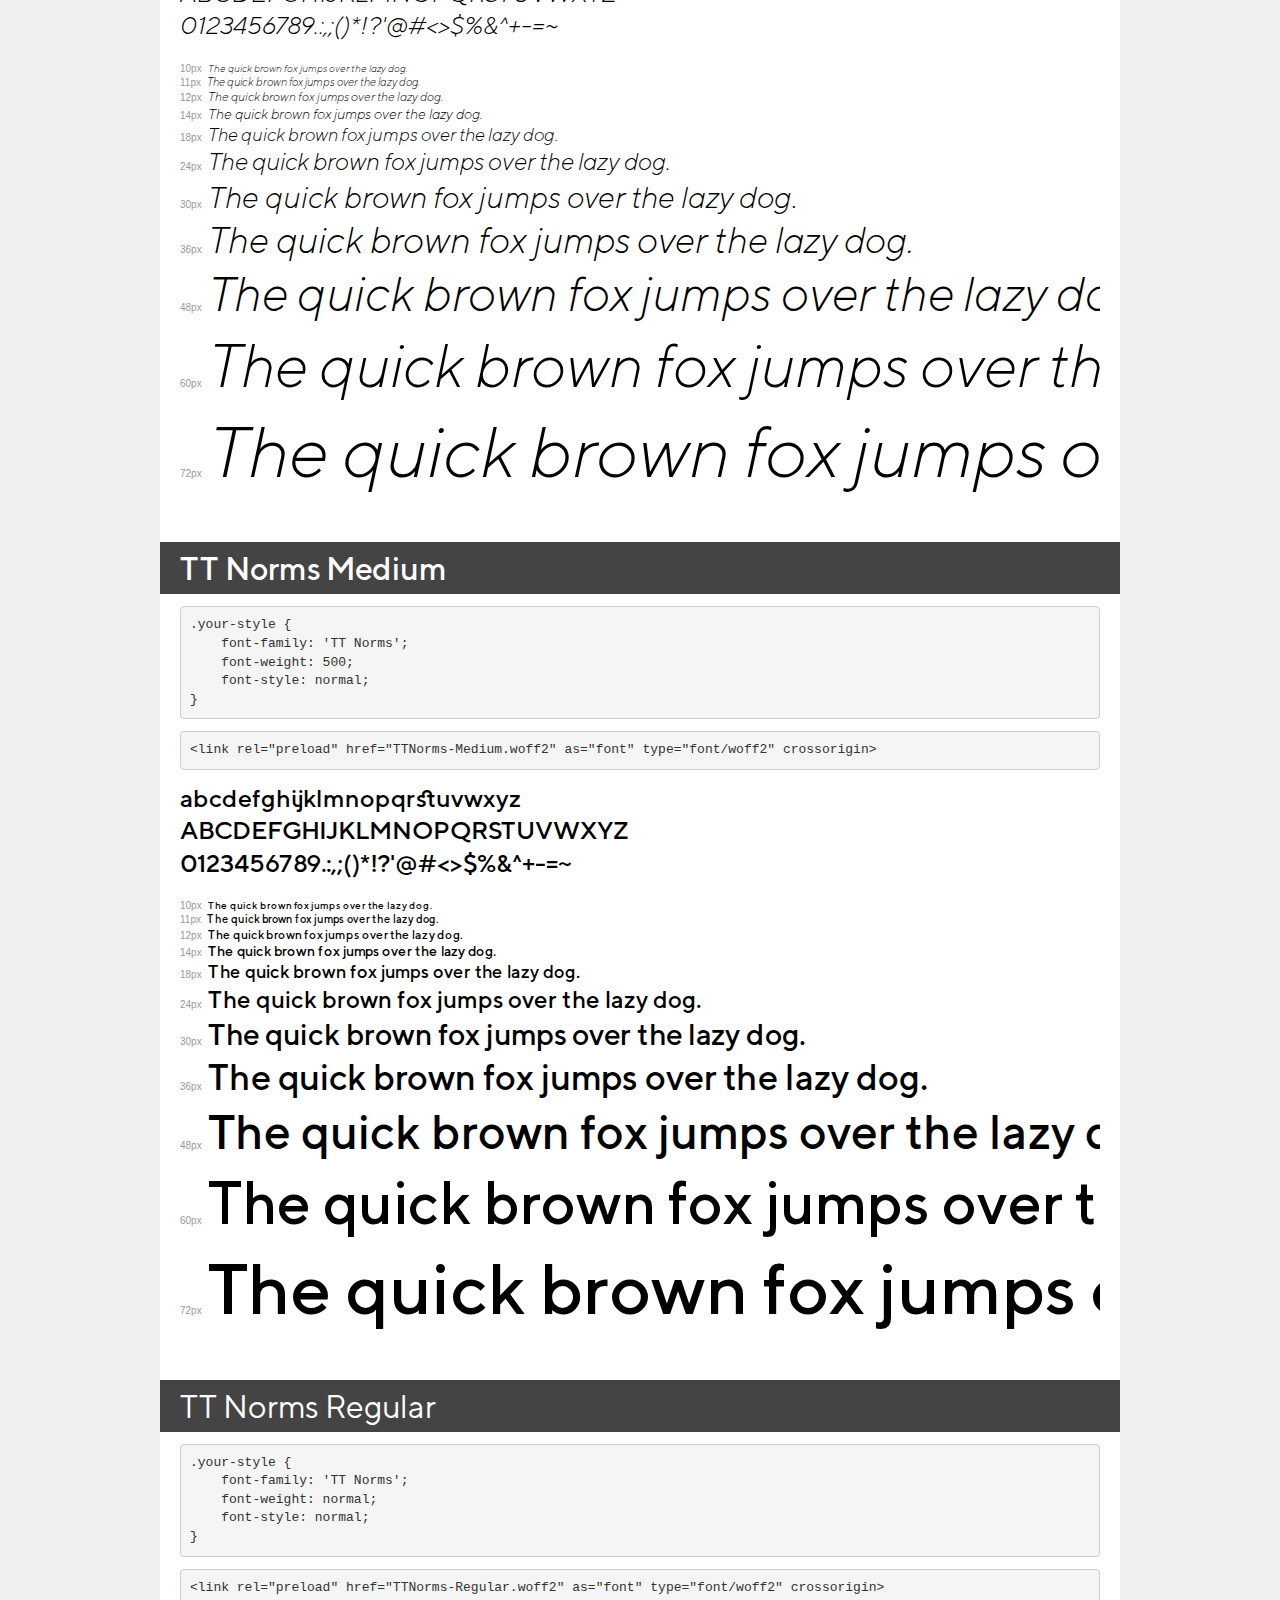
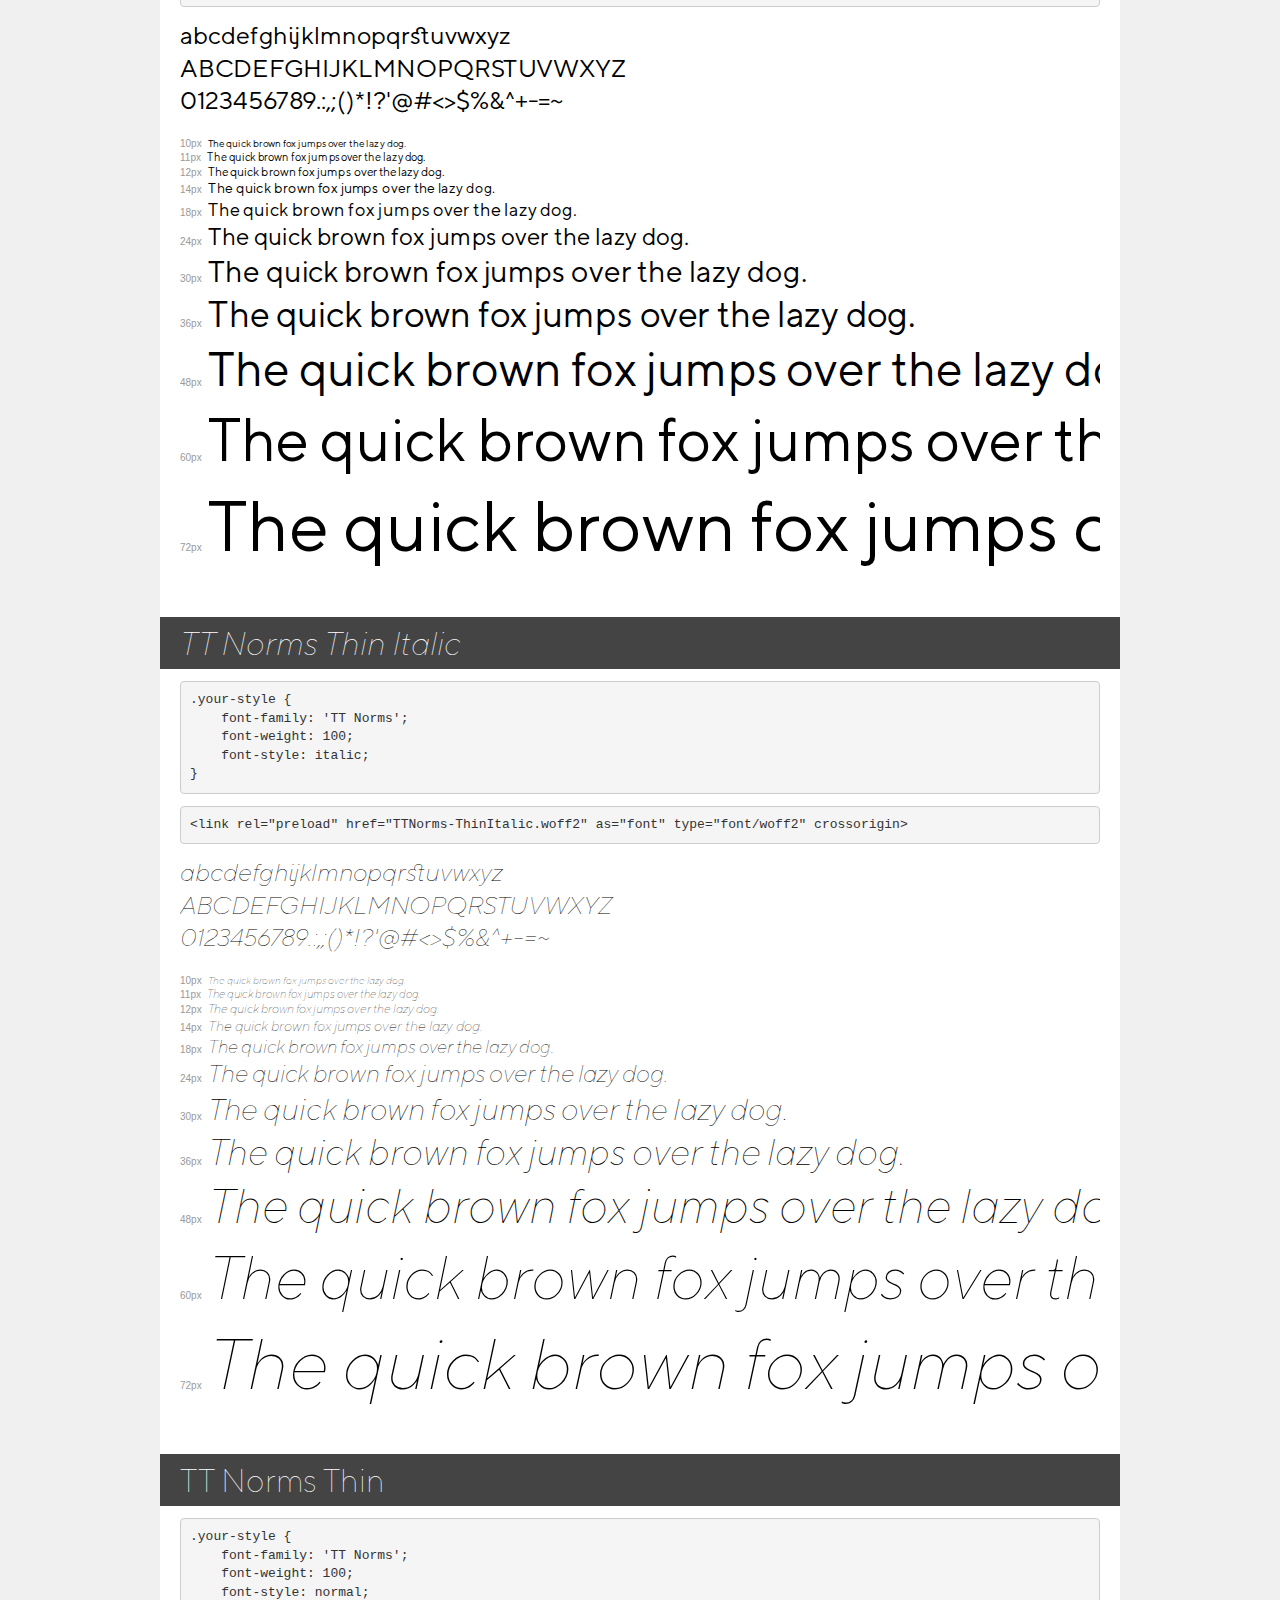
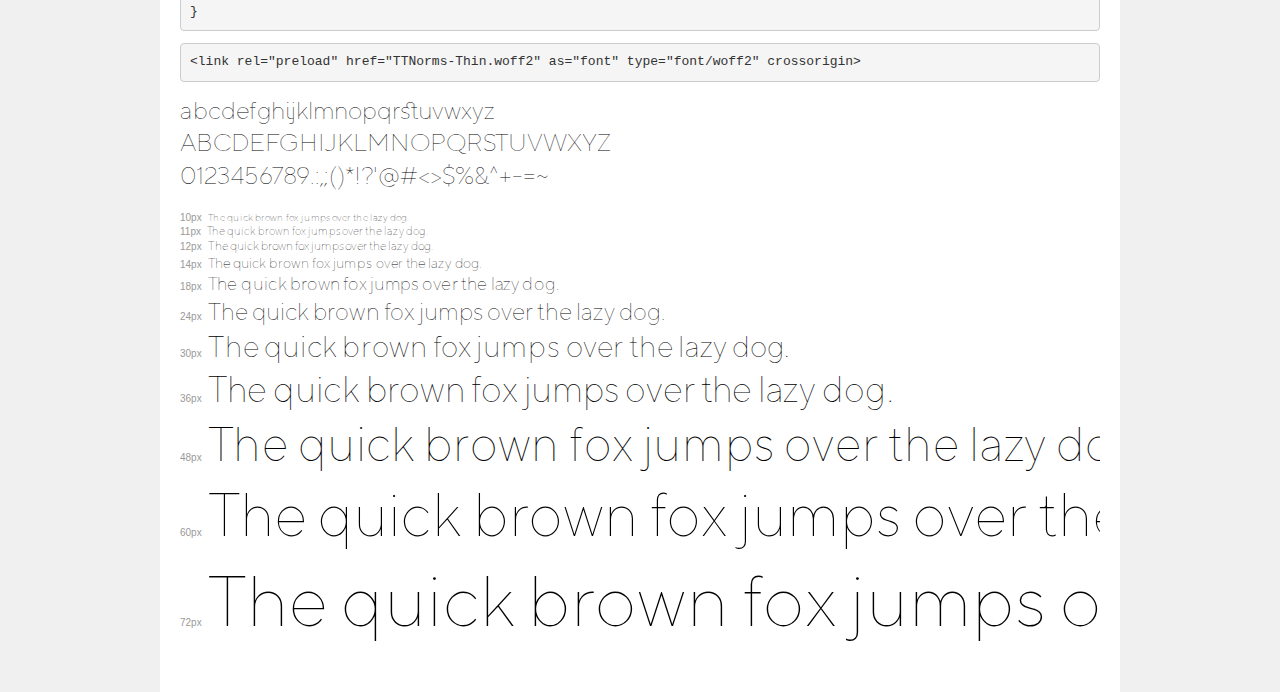
<file: assets/fonts/new_font/demo.html>
<!DOCTYPE html>
<html lang="en">
<head>
    <meta charset="utf-8">
    <meta http-equiv="X-UA-Compatible" content="IE=edge">
    <meta name="viewport" content="width=device-width, initial-scale=1">
    <meta name="robots" content="noindex, noarchive">
    <meta name="format-detection" content="telephone=no">
    <title>Transfonter demo</title>
    <link href="stylesheet.css" rel="stylesheet">
    <style>
        /*
        http://meyerweb.com/eric/tools/css/reset/
        v2.0 | 20110126
        License: none (public domain)
        */
        html, body, div, span, applet, object, iframe,
        h1, h2, h3, h4, h5, h6, p, blockquote, pre,
        a, abbr, acronym, address, big, cite, code,
        del, dfn, em, img, ins, kbd, q, s, samp,
        small, strike, strong, sub, sup, tt, var,
        b, u, i, center,
        dl, dt, dd, ol, ul, li,
        fieldset, form, label, legend,
        table, caption, tbody, tfoot, thead, tr, th, td,
        article, aside, canvas, details, embed,
        figure, figcaption, footer, header, hgroup,
        menu, nav, output, ruby, section, summary,
        time, mark, audio, video {
            margin: 0;
            padding: 0;
            border: 0;
            font-size: 100%;
            font: inherit;
            vertical-align: baseline;
        }
        /* HTML5 display-role reset for older browsers */
        article, aside, details, figcaption, figure,
        footer, header, hgroup, menu, nav, section {
            display: block;
        }
        body {
            line-height: 1;
        }
        ol, ul {
            list-style: none;
        }
        blockquote, q {
            quotes: none;
        }
        blockquote:before, blockquote:after,
        q:before, q:after {
            content: '';
            content: none;
        }
        table {
            border-collapse: collapse;
            border-spacing: 0;
        }
        /* demo styles */
        body {
            background: #f0f0f0;
            color: #000;
        }
        .page {
            background: #fff;
            width: 920px;
            margin: 0 auto;
            padding: 20px 20px 0 20px;
            overflow: hidden;
        }
        .font-container {
            overflow-x: auto;
            overflow-y: hidden;
            margin-bottom: 40px;
            line-height: 1.3;
            white-space: nowrap;
            padding-bottom: 5px;
        }
        h1 {
            position: relative;
            background: #444;
            font-size: 32px;
            color: #fff;
            padding: 10px 20px;
            margin: 0 -20px 12px -20px;
        }
        .letters {
            font-size: 25px;
            margin-bottom: 20px;
        }
        .s10:before {
            content: '10px';
        }
        .s11:before {
            content: '11px';
        }
        .s12:before {
            content: '12px';
        }
        .s14:before {
            content: '14px';
        }
        .s18:before {
            content: '18px';
        }
        .s24:before {
            content: '24px';
        }
        .s30:before {
            content: '30px';
        }
        .s36:before {
            content: '36px';
        }
        .s48:before {
            content: '48px';
        }
        .s60:before {
            content: '60px';
        }
        .s72:before {
            content: '72px';
        }
        .s10:before, .s11:before, .s12:before, .s14:before,
        .s18:before, .s24:before, .s30:before, .s36:before,
        .s48:before, .s60:before, .s72:before {
            font-family: Arial, sans-serif;
            font-size: 10px;
            font-weight: normal;
            font-style: normal;
            color: #999;
            padding-right: 6px;
        }
        pre {
            display: block;
            padding: 9px;
            margin: 0 0 12px;
            font-family: Monaco, Menlo, Consolas, "Courier New", monospace;
            font-size: 13px;
            line-height: 1.428571429;
            color: #333;
            font-weight: normal;
            font-style: normal;
            background-color: #f5f5f5;
            border: 1px solid #ccc;
            overflow-x: auto;
            border-radius: 4px;
        }
        /* responsive */
        @media (max-width: 959px) {
            .page {
                width: auto;
                margin: 0;
            }
        }
    </style>
</head>
<body>
<div class="page">
    <div class="demo">
        <h1 style="font-family: 'TT Norms'; font-weight: 900; font-style: normal;">TT Norms Black</h1>
        <pre title="Usage">.your-style {
    font-family: 'TT Norms';
    font-weight: 900;
    font-style: normal;
}</pre>
        <pre title="Preload (optional)">
&lt;link rel=&quot;preload&quot; href=&quot;TTNorms-Black.woff2&quot; as=&quot;font&quot; type=&quot;font/woff2&quot; crossorigin&gt;</pre>
        <div class="font-container" style="font-family: 'TT Norms'; font-weight: 900; font-style: normal;">
            <p class="letters">
                abcdefghijklmnopqrstuvwxyz<br>
ABCDEFGHIJKLMNOPQRSTUVWXYZ<br>
                0123456789.:,;()*!?'@#&lt;&gt;$%&^+-=~
            </p>
            <p class="s10" style="font-size: 10px;">The quick brown fox jumps over the lazy dog.</p>
            <p class="s11" style="font-size: 11px;">The quick brown fox jumps over the lazy dog.</p>
            <p class="s12" style="font-size: 12px;">The quick brown fox jumps over the lazy dog.</p>
            <p class="s14" style="font-size: 14px;">The quick brown fox jumps over the lazy dog.</p>
            <p class="s18" style="font-size: 18px;">The quick brown fox jumps over the lazy dog.</p>
            <p class="s24" style="font-size: 24px;">The quick brown fox jumps over the lazy dog.</p>
            <p class="s30" style="font-size: 30px;">The quick brown fox jumps over the lazy dog.</p>
            <p class="s36" style="font-size: 36px;">The quick brown fox jumps over the lazy dog.</p>
            <p class="s48" style="font-size: 48px;">The quick brown fox jumps over the lazy dog.</p>
            <p class="s60" style="font-size: 60px;">The quick brown fox jumps over the lazy dog.</p>
            <p class="s72" style="font-size: 72px;">The quick brown fox jumps over the lazy dog.</p>
        </div>
    </div>

    <div class="demo">
        <h1 style="font-family: 'TT Norms'; font-weight: bold; font-style: normal;">TT Norms ExtraBold</h1>
        <pre title="Usage">.your-style {
    font-family: 'TT Norms';
    font-weight: bold;
    font-style: normal;
}</pre>
        <pre title="Preload (optional)">
&lt;link rel=&quot;preload&quot; href=&quot;TTNorms-ExtraBold.woff2&quot; as=&quot;font&quot; type=&quot;font/woff2&quot; crossorigin&gt;</pre>
        <div class="font-container" style="font-family: 'TT Norms'; font-weight: bold; font-style: normal;">
            <p class="letters">
                abcdefghijklmnopqrstuvwxyz<br>
ABCDEFGHIJKLMNOPQRSTUVWXYZ<br>
                0123456789.:,;()*!?'@#&lt;&gt;$%&^+-=~
            </p>
            <p class="s10" style="font-size: 10px;">The quick brown fox jumps over the lazy dog.</p>
            <p class="s11" style="font-size: 11px;">The quick brown fox jumps over the lazy dog.</p>
            <p class="s12" style="font-size: 12px;">The quick brown fox jumps over the lazy dog.</p>
            <p class="s14" style="font-size: 14px;">The quick brown fox jumps over the lazy dog.</p>
            <p class="s18" style="font-size: 18px;">The quick brown fox jumps over the lazy dog.</p>
            <p class="s24" style="font-size: 24px;">The quick brown fox jumps over the lazy dog.</p>
            <p class="s30" style="font-size: 30px;">The quick brown fox jumps over the lazy dog.</p>
            <p class="s36" style="font-size: 36px;">The quick brown fox jumps over the lazy dog.</p>
            <p class="s48" style="font-size: 48px;">The quick brown fox jumps over the lazy dog.</p>
            <p class="s60" style="font-size: 60px;">The quick brown fox jumps over the lazy dog.</p>
            <p class="s72" style="font-size: 72px;">The quick brown fox jumps over the lazy dog.</p>
        </div>
    </div>

    <div class="demo">
        <h1 style="font-family: 'TT Norms'; font-weight: bold; font-style: normal;">TT Norms Bold</h1>
        <pre title="Usage">.your-style {
    font-family: 'TT Norms';
    font-weight: bold;
    font-style: normal;
}</pre>
        <pre title="Preload (optional)">
&lt;link rel=&quot;preload&quot; href=&quot;TTNorms-Bold.woff2&quot; as=&quot;font&quot; type=&quot;font/woff2&quot; crossorigin&gt;</pre>
        <div class="font-container" style="font-family: 'TT Norms'; font-weight: bold; font-style: normal;">
            <p class="letters">
                abcdefghijklmnopqrstuvwxyz<br>
ABCDEFGHIJKLMNOPQRSTUVWXYZ<br>
                0123456789.:,;()*!?'@#&lt;&gt;$%&^+-=~
            </p>
            <p class="s10" style="font-size: 10px;">The quick brown fox jumps over the lazy dog.</p>
            <p class="s11" style="font-size: 11px;">The quick brown fox jumps over the lazy dog.</p>
            <p class="s12" style="font-size: 12px;">The quick brown fox jumps over the lazy dog.</p>
            <p class="s14" style="font-size: 14px;">The quick brown fox jumps over the lazy dog.</p>
            <p class="s18" style="font-size: 18px;">The quick brown fox jumps over the lazy dog.</p>
            <p class="s24" style="font-size: 24px;">The quick brown fox jumps over the lazy dog.</p>
            <p class="s30" style="font-size: 30px;">The quick brown fox jumps over the lazy dog.</p>
            <p class="s36" style="font-size: 36px;">The quick brown fox jumps over the lazy dog.</p>
            <p class="s48" style="font-size: 48px;">The quick brown fox jumps over the lazy dog.</p>
            <p class="s60" style="font-size: 60px;">The quick brown fox jumps over the lazy dog.</p>
            <p class="s72" style="font-size: 72px;">The quick brown fox jumps over the lazy dog.</p>
        </div>
    </div>

    <div class="demo">
        <h1 style="font-family: 'TT Norms'; font-weight: 900; font-style: italic;">TT Norms Black Italic</h1>
        <pre title="Usage">.your-style {
    font-family: 'TT Norms';
    font-weight: 900;
    font-style: italic;
}</pre>
        <pre title="Preload (optional)">
&lt;link rel=&quot;preload&quot; href=&quot;TTNorms-BlackItalic.woff2&quot; as=&quot;font&quot; type=&quot;font/woff2&quot; crossorigin&gt;</pre>
        <div class="font-container" style="font-family: 'TT Norms'; font-weight: 900; font-style: italic;">
            <p class="letters">
                abcdefghijklmnopqrstuvwxyz<br>
ABCDEFGHIJKLMNOPQRSTUVWXYZ<br>
                0123456789.:,;()*!?'@#&lt;&gt;$%&^+-=~
            </p>
            <p class="s10" style="font-size: 10px;">The quick brown fox jumps over the lazy dog.</p>
            <p class="s11" style="font-size: 11px;">The quick brown fox jumps over the lazy dog.</p>
            <p class="s12" style="font-size: 12px;">The quick brown fox jumps over the lazy dog.</p>
            <p class="s14" style="font-size: 14px;">The quick brown fox jumps over the lazy dog.</p>
            <p class="s18" style="font-size: 18px;">The quick brown fox jumps over the lazy dog.</p>
            <p class="s24" style="font-size: 24px;">The quick brown fox jumps over the lazy dog.</p>
            <p class="s30" style="font-size: 30px;">The quick brown fox jumps over the lazy dog.</p>
            <p class="s36" style="font-size: 36px;">The quick brown fox jumps over the lazy dog.</p>
            <p class="s48" style="font-size: 48px;">The quick brown fox jumps over the lazy dog.</p>
            <p class="s60" style="font-size: 60px;">The quick brown fox jumps over the lazy dog.</p>
            <p class="s72" style="font-size: 72px;">The quick brown fox jumps over the lazy dog.</p>
        </div>
    </div>

    <div class="demo">
        <h1 style="font-family: 'TT Norms'; font-weight: bold; font-style: italic;">TT Norms Bold Italic</h1>
        <pre title="Usage">.your-style {
    font-family: 'TT Norms';
    font-weight: bold;
    font-style: italic;
}</pre>
        <pre title="Preload (optional)">
&lt;link rel=&quot;preload&quot; href=&quot;TTNorms-BoldItalic.woff2&quot; as=&quot;font&quot; type=&quot;font/woff2&quot; crossorigin&gt;</pre>
        <div class="font-container" style="font-family: 'TT Norms'; font-weight: bold; font-style: italic;">
            <p class="letters">
                abcdefghijklmnopqrstuvwxyz<br>
ABCDEFGHIJKLMNOPQRSTUVWXYZ<br>
                0123456789.:,;()*!?'@#&lt;&gt;$%&^+-=~
            </p>
            <p class="s10" style="font-size: 10px;">The quick brown fox jumps over the lazy dog.</p>
            <p class="s11" style="font-size: 11px;">The quick brown fox jumps over the lazy dog.</p>
            <p class="s12" style="font-size: 12px;">The quick brown fox jumps over the lazy dog.</p>
            <p class="s14" style="font-size: 14px;">The quick brown fox jumps over the lazy dog.</p>
            <p class="s18" style="font-size: 18px;">The quick brown fox jumps over the lazy dog.</p>
            <p class="s24" style="font-size: 24px;">The quick brown fox jumps over the lazy dog.</p>
            <p class="s30" style="font-size: 30px;">The quick brown fox jumps over the lazy dog.</p>
            <p class="s36" style="font-size: 36px;">The quick brown fox jumps over the lazy dog.</p>
            <p class="s48" style="font-size: 48px;">The quick brown fox jumps over the lazy dog.</p>
            <p class="s60" style="font-size: 60px;">The quick brown fox jumps over the lazy dog.</p>
            <p class="s72" style="font-size: 72px;">The quick brown fox jumps over the lazy dog.</p>
        </div>
    </div>

    <div class="demo">
        <h1 style="font-family: 'TT Norms'; font-weight: bold; font-style: italic;">TT Norms ExtraBold Italic</h1>
        <pre title="Usage">.your-style {
    font-family: 'TT Norms';
    font-weight: bold;
    font-style: italic;
}</pre>
        <pre title="Preload (optional)">
&lt;link rel=&quot;preload&quot; href=&quot;TTNorms-ExtraBoldItalic.woff2&quot; as=&quot;font&quot; type=&quot;font/woff2&quot; crossorigin&gt;</pre>
        <div class="font-container" style="font-family: 'TT Norms'; font-weight: bold; font-style: italic;">
            <p class="letters">
                abcdefghijklmnopqrstuvwxyz<br>
ABCDEFGHIJKLMNOPQRSTUVWXYZ<br>
                0123456789.:,;()*!?'@#&lt;&gt;$%&^+-=~
            </p>
            <p class="s10" style="font-size: 10px;">The quick brown fox jumps over the lazy dog.</p>
            <p class="s11" style="font-size: 11px;">The quick brown fox jumps over the lazy dog.</p>
            <p class="s12" style="font-size: 12px;">The quick brown fox jumps over the lazy dog.</p>
            <p class="s14" style="font-size: 14px;">The quick brown fox jumps over the lazy dog.</p>
            <p class="s18" style="font-size: 18px;">The quick brown fox jumps over the lazy dog.</p>
            <p class="s24" style="font-size: 24px;">The quick brown fox jumps over the lazy dog.</p>
            <p class="s30" style="font-size: 30px;">The quick brown fox jumps over the lazy dog.</p>
            <p class="s36" style="font-size: 36px;">The quick brown fox jumps over the lazy dog.</p>
            <p class="s48" style="font-size: 48px;">The quick brown fox jumps over the lazy dog.</p>
            <p class="s60" style="font-size: 60px;">The quick brown fox jumps over the lazy dog.</p>
            <p class="s72" style="font-size: 72px;">The quick brown fox jumps over the lazy dog.</p>
        </div>
    </div>

    <div class="demo">
        <h1 style="font-family: 'TT Norms'; font-weight: 200; font-style: normal;">TT Norms ExtraLight</h1>
        <pre title="Usage">.your-style {
    font-family: 'TT Norms';
    font-weight: 200;
    font-style: normal;
}</pre>
        <pre title="Preload (optional)">
&lt;link rel=&quot;preload&quot; href=&quot;TTNorms-ExtraLight.woff2&quot; as=&quot;font&quot; type=&quot;font/woff2&quot; crossorigin&gt;</pre>
        <div class="font-container" style="font-family: 'TT Norms'; font-weight: 200; font-style: normal;">
            <p class="letters">
                abcdefghijklmnopqrstuvwxyz<br>
ABCDEFGHIJKLMNOPQRSTUVWXYZ<br>
                0123456789.:,;()*!?'@#&lt;&gt;$%&^+-=~
            </p>
            <p class="s10" style="font-size: 10px;">The quick brown fox jumps over the lazy dog.</p>
            <p class="s11" style="font-size: 11px;">The quick brown fox jumps over the lazy dog.</p>
            <p class="s12" style="font-size: 12px;">The quick brown fox jumps over the lazy dog.</p>
            <p class="s14" style="font-size: 14px;">The quick brown fox jumps over the lazy dog.</p>
            <p class="s18" style="font-size: 18px;">The quick brown fox jumps over the lazy dog.</p>
            <p class="s24" style="font-size: 24px;">The quick brown fox jumps over the lazy dog.</p>
            <p class="s30" style="font-size: 30px;">The quick brown fox jumps over the lazy dog.</p>
            <p class="s36" style="font-size: 36px;">The quick brown fox jumps over the lazy dog.</p>
            <p class="s48" style="font-size: 48px;">The quick brown fox jumps over the lazy dog.</p>
            <p class="s60" style="font-size: 60px;">The quick brown fox jumps over the lazy dog.</p>
            <p class="s72" style="font-size: 72px;">The quick brown fox jumps over the lazy dog.</p>
        </div>
    </div>

    <div class="demo">
        <h1 style="font-family: 'TT Norms'; font-weight: 200; font-style: italic;">TT Norms ExtraLight Italic</h1>
        <pre title="Usage">.your-style {
    font-family: 'TT Norms';
    font-weight: 200;
    font-style: italic;
}</pre>
        <pre title="Preload (optional)">
&lt;link rel=&quot;preload&quot; href=&quot;TTNorms-ExtraLightItalic.woff2&quot; as=&quot;font&quot; type=&quot;font/woff2&quot; crossorigin&gt;</pre>
        <div class="font-container" style="font-family: 'TT Norms'; font-weight: 200; font-style: italic;">
            <p class="letters">
                abcdefghijklmnopqrstuvwxyz<br>
ABCDEFGHIJKLMNOPQRSTUVWXYZ<br>
                0123456789.:,;()*!?'@#&lt;&gt;$%&^+-=~
            </p>
            <p class="s10" style="font-size: 10px;">The quick brown fox jumps over the lazy dog.</p>
            <p class="s11" style="font-size: 11px;">The quick brown fox jumps over the lazy dog.</p>
            <p class="s12" style="font-size: 12px;">The quick brown fox jumps over the lazy dog.</p>
            <p class="s14" style="font-size: 14px;">The quick brown fox jumps over the lazy dog.</p>
            <p class="s18" style="font-size: 18px;">The quick brown fox jumps over the lazy dog.</p>
            <p class="s24" style="font-size: 24px;">The quick brown fox jumps over the lazy dog.</p>
            <p class="s30" style="font-size: 30px;">The quick brown fox jumps over the lazy dog.</p>
            <p class="s36" style="font-size: 36px;">The quick brown fox jumps over the lazy dog.</p>
            <p class="s48" style="font-size: 48px;">The quick brown fox jumps over the lazy dog.</p>
            <p class="s60" style="font-size: 60px;">The quick brown fox jumps over the lazy dog.</p>
            <p class="s72" style="font-size: 72px;">The quick brown fox jumps over the lazy dog.</p>
        </div>
    </div>

    <div class="demo">
        <h1 style="font-family: 'TT Norms'; font-weight: 900; font-style: normal;">TT Norms Heavy</h1>
        <pre title="Usage">.your-style {
    font-family: 'TT Norms';
    font-weight: 900;
    font-style: normal;
}</pre>
        <pre title="Preload (optional)">
&lt;link rel=&quot;preload&quot; href=&quot;TTNorms-Heavy.woff2&quot; as=&quot;font&quot; type=&quot;font/woff2&quot; crossorigin&gt;</pre>
        <div class="font-container" style="font-family: 'TT Norms'; font-weight: 900; font-style: normal;">
            <p class="letters">
                abcdefghijklmnopqrstuvwxyz<br>
ABCDEFGHIJKLMNOPQRSTUVWXYZ<br>
                0123456789.:,;()*!?'@#&lt;&gt;$%&^+-=~
            </p>
            <p class="s10" style="font-size: 10px;">The quick brown fox jumps over the lazy dog.</p>
            <p class="s11" style="font-size: 11px;">The quick brown fox jumps over the lazy dog.</p>
            <p class="s12" style="font-size: 12px;">The quick brown fox jumps over the lazy dog.</p>
            <p class="s14" style="font-size: 14px;">The quick brown fox jumps over the lazy dog.</p>
            <p class="s18" style="font-size: 18px;">The quick brown fox jumps over the lazy dog.</p>
            <p class="s24" style="font-size: 24px;">The quick brown fox jumps over the lazy dog.</p>
            <p class="s30" style="font-size: 30px;">The quick brown fox jumps over the lazy dog.</p>
            <p class="s36" style="font-size: 36px;">The quick brown fox jumps over the lazy dog.</p>
            <p class="s48" style="font-size: 48px;">The quick brown fox jumps over the lazy dog.</p>
            <p class="s60" style="font-size: 60px;">The quick brown fox jumps over the lazy dog.</p>
            <p class="s72" style="font-size: 72px;">The quick brown fox jumps over the lazy dog.</p>
        </div>
    </div>

    <div class="demo">
        <h1 style="font-family: 'TT Norms'; font-weight: 900; font-style: italic;">TT Norms Heavy Italic</h1>
        <pre title="Usage">.your-style {
    font-family: 'TT Norms';
    font-weight: 900;
    font-style: italic;
}</pre>
        <pre title="Preload (optional)">
&lt;link rel=&quot;preload&quot; href=&quot;TTNorms-HeavyItalic.woff2&quot; as=&quot;font&quot; type=&quot;font/woff2&quot; crossorigin&gt;</pre>
        <div class="font-container" style="font-family: 'TT Norms'; font-weight: 900; font-style: italic;">
            <p class="letters">
                abcdefghijklmnopqrstuvwxyz<br>
ABCDEFGHIJKLMNOPQRSTUVWXYZ<br>
                0123456789.:,;()*!?'@#&lt;&gt;$%&^+-=~
            </p>
            <p class="s10" style="font-size: 10px;">The quick brown fox jumps over the lazy dog.</p>
            <p class="s11" style="font-size: 11px;">The quick brown fox jumps over the lazy dog.</p>
            <p class="s12" style="font-size: 12px;">The quick brown fox jumps over the lazy dog.</p>
            <p class="s14" style="font-size: 14px;">The quick brown fox jumps over the lazy dog.</p>
            <p class="s18" style="font-size: 18px;">The quick brown fox jumps over the lazy dog.</p>
            <p class="s24" style="font-size: 24px;">The quick brown fox jumps over the lazy dog.</p>
            <p class="s30" style="font-size: 30px;">The quick brown fox jumps over the lazy dog.</p>
            <p class="s36" style="font-size: 36px;">The quick brown fox jumps over the lazy dog.</p>
            <p class="s48" style="font-size: 48px;">The quick brown fox jumps over the lazy dog.</p>
            <p class="s60" style="font-size: 60px;">The quick brown fox jumps over the lazy dog.</p>
            <p class="s72" style="font-size: 72px;">The quick brown fox jumps over the lazy dog.</p>
        </div>
    </div>

    <div class="demo">
        <h1 style="font-family: 'TT Norms'; font-weight: normal; font-style: italic;">TT Norms Italic</h1>
        <pre title="Usage">.your-style {
    font-family: 'TT Norms';
    font-weight: normal;
    font-style: italic;
}</pre>
        <pre title="Preload (optional)">
&lt;link rel=&quot;preload&quot; href=&quot;TTNorms-Italic.woff2&quot; as=&quot;font&quot; type=&quot;font/woff2&quot; crossorigin&gt;</pre>
        <div class="font-container" style="font-family: 'TT Norms'; font-weight: normal; font-style: italic;">
            <p class="letters">
                abcdefghijklmnopqrstuvwxyz<br>
ABCDEFGHIJKLMNOPQRSTUVWXYZ<br>
                0123456789.:,;()*!?'@#&lt;&gt;$%&^+-=~
            </p>
            <p class="s10" style="font-size: 10px;">The quick brown fox jumps over the lazy dog.</p>
            <p class="s11" style="font-size: 11px;">The quick brown fox jumps over the lazy dog.</p>
            <p class="s12" style="font-size: 12px;">The quick brown fox jumps over the lazy dog.</p>
            <p class="s14" style="font-size: 14px;">The quick brown fox jumps over the lazy dog.</p>
            <p class="s18" style="font-size: 18px;">The quick brown fox jumps over the lazy dog.</p>
            <p class="s24" style="font-size: 24px;">The quick brown fox jumps over the lazy dog.</p>
            <p class="s30" style="font-size: 30px;">The quick brown fox jumps over the lazy dog.</p>
            <p class="s36" style="font-size: 36px;">The quick brown fox jumps over the lazy dog.</p>
            <p class="s48" style="font-size: 48px;">The quick brown fox jumps over the lazy dog.</p>
            <p class="s60" style="font-size: 60px;">The quick brown fox jumps over the lazy dog.</p>
            <p class="s72" style="font-size: 72px;">The quick brown fox jumps over the lazy dog.</p>
        </div>
    </div>

    <div class="demo">
        <h1 style="font-family: 'TT Norms'; font-weight: 300; font-style: normal;">TT Norms Light</h1>
        <pre title="Usage">.your-style {
    font-family: 'TT Norms';
    font-weight: 300;
    font-style: normal;
}</pre>
        <pre title="Preload (optional)">
&lt;link rel=&quot;preload&quot; href=&quot;TTNorms-Light.woff2&quot; as=&quot;font&quot; type=&quot;font/woff2&quot; crossorigin&gt;</pre>
        <div class="font-container" style="font-family: 'TT Norms'; font-weight: 300; font-style: normal;">
            <p class="letters">
                abcdefghijklmnopqrstuvwxyz<br>
ABCDEFGHIJKLMNOPQRSTUVWXYZ<br>
                0123456789.:,;()*!?'@#&lt;&gt;$%&^+-=~
            </p>
            <p class="s10" style="font-size: 10px;">The quick brown fox jumps over the lazy dog.</p>
            <p class="s11" style="font-size: 11px;">The quick brown fox jumps over the lazy dog.</p>
            <p class="s12" style="font-size: 12px;">The quick brown fox jumps over the lazy dog.</p>
            <p class="s14" style="font-size: 14px;">The quick brown fox jumps over the lazy dog.</p>
            <p class="s18" style="font-size: 18px;">The quick brown fox jumps over the lazy dog.</p>
            <p class="s24" style="font-size: 24px;">The quick brown fox jumps over the lazy dog.</p>
            <p class="s30" style="font-size: 30px;">The quick brown fox jumps over the lazy dog.</p>
            <p class="s36" style="font-size: 36px;">The quick brown fox jumps over the lazy dog.</p>
            <p class="s48" style="font-size: 48px;">The quick brown fox jumps over the lazy dog.</p>
            <p class="s60" style="font-size: 60px;">The quick brown fox jumps over the lazy dog.</p>
            <p class="s72" style="font-size: 72px;">The quick brown fox jumps over the lazy dog.</p>
        </div>
    </div>

    <div class="demo">
        <h1 style="font-family: 'TT Norms'; font-weight: 500; font-style: italic;">TT Norms Medium Italic</h1>
        <pre title="Usage">.your-style {
    font-family: 'TT Norms';
    font-weight: 500;
    font-style: italic;
}</pre>
        <pre title="Preload (optional)">
&lt;link rel=&quot;preload&quot; href=&quot;TTNorms-MediumItalic.woff2&quot; as=&quot;font&quot; type=&quot;font/woff2&quot; crossorigin&gt;</pre>
        <div class="font-container" style="font-family: 'TT Norms'; font-weight: 500; font-style: italic;">
            <p class="letters">
                abcdefghijklmnopqrstuvwxyz<br>
ABCDEFGHIJKLMNOPQRSTUVWXYZ<br>
                0123456789.:,;()*!?'@#&lt;&gt;$%&^+-=~
            </p>
            <p class="s10" style="font-size: 10px;">The quick brown fox jumps over the lazy dog.</p>
            <p class="s11" style="font-size: 11px;">The quick brown fox jumps over the lazy dog.</p>
            <p class="s12" style="font-size: 12px;">The quick brown fox jumps over the lazy dog.</p>
            <p class="s14" style="font-size: 14px;">The quick brown fox jumps over the lazy dog.</p>
            <p class="s18" style="font-size: 18px;">The quick brown fox jumps over the lazy dog.</p>
            <p class="s24" style="font-size: 24px;">The quick brown fox jumps over the lazy dog.</p>
            <p class="s30" style="font-size: 30px;">The quick brown fox jumps over the lazy dog.</p>
            <p class="s36" style="font-size: 36px;">The quick brown fox jumps over the lazy dog.</p>
            <p class="s48" style="font-size: 48px;">The quick brown fox jumps over the lazy dog.</p>
            <p class="s60" style="font-size: 60px;">The quick brown fox jumps over the lazy dog.</p>
            <p class="s72" style="font-size: 72px;">The quick brown fox jumps over the lazy dog.</p>
        </div>
    </div>

    <div class="demo">
        <h1 style="font-family: 'TT Norms'; font-weight: 300; font-style: italic;">TT Norms Light Italic</h1>
        <pre title="Usage">.your-style {
    font-family: 'TT Norms';
    font-weight: 300;
    font-style: italic;
}</pre>
        <pre title="Preload (optional)">
&lt;link rel=&quot;preload&quot; href=&quot;TTNorms-LightItalic.woff2&quot; as=&quot;font&quot; type=&quot;font/woff2&quot; crossorigin&gt;</pre>
        <div class="font-container" style="font-family: 'TT Norms'; font-weight: 300; font-style: italic;">
            <p class="letters">
                abcdefghijklmnopqrstuvwxyz<br>
ABCDEFGHIJKLMNOPQRSTUVWXYZ<br>
                0123456789.:,;()*!?'@#&lt;&gt;$%&^+-=~
            </p>
            <p class="s10" style="font-size: 10px;">The quick brown fox jumps over the lazy dog.</p>
            <p class="s11" style="font-size: 11px;">The quick brown fox jumps over the lazy dog.</p>
            <p class="s12" style="font-size: 12px;">The quick brown fox jumps over the lazy dog.</p>
            <p class="s14" style="font-size: 14px;">The quick brown fox jumps over the lazy dog.</p>
            <p class="s18" style="font-size: 18px;">The quick brown fox jumps over the lazy dog.</p>
            <p class="s24" style="font-size: 24px;">The quick brown fox jumps over the lazy dog.</p>
            <p class="s30" style="font-size: 30px;">The quick brown fox jumps over the lazy dog.</p>
            <p class="s36" style="font-size: 36px;">The quick brown fox jumps over the lazy dog.</p>
            <p class="s48" style="font-size: 48px;">The quick brown fox jumps over the lazy dog.</p>
            <p class="s60" style="font-size: 60px;">The quick brown fox jumps over the lazy dog.</p>
            <p class="s72" style="font-size: 72px;">The quick brown fox jumps over the lazy dog.</p>
        </div>
    </div>

    <div class="demo">
        <h1 style="font-family: 'TT Norms'; font-weight: 500; font-style: normal;">TT Norms Medium</h1>
        <pre title="Usage">.your-style {
    font-family: 'TT Norms';
    font-weight: 500;
    font-style: normal;
}</pre>
        <pre title="Preload (optional)">
&lt;link rel=&quot;preload&quot; href=&quot;TTNorms-Medium.woff2&quot; as=&quot;font&quot; type=&quot;font/woff2&quot; crossorigin&gt;</pre>
        <div class="font-container" style="font-family: 'TT Norms'; font-weight: 500; font-style: normal;">
            <p class="letters">
                abcdefghijklmnopqrstuvwxyz<br>
ABCDEFGHIJKLMNOPQRSTUVWXYZ<br>
                0123456789.:,;()*!?'@#&lt;&gt;$%&^+-=~
            </p>
            <p class="s10" style="font-size: 10px;">The quick brown fox jumps over the lazy dog.</p>
            <p class="s11" style="font-size: 11px;">The quick brown fox jumps over the lazy dog.</p>
            <p class="s12" style="font-size: 12px;">The quick brown fox jumps over the lazy dog.</p>
            <p class="s14" style="font-size: 14px;">The quick brown fox jumps over the lazy dog.</p>
            <p class="s18" style="font-size: 18px;">The quick brown fox jumps over the lazy dog.</p>
            <p class="s24" style="font-size: 24px;">The quick brown fox jumps over the lazy dog.</p>
            <p class="s30" style="font-size: 30px;">The quick brown fox jumps over the lazy dog.</p>
            <p class="s36" style="font-size: 36px;">The quick brown fox jumps over the lazy dog.</p>
            <p class="s48" style="font-size: 48px;">The quick brown fox jumps over the lazy dog.</p>
            <p class="s60" style="font-size: 60px;">The quick brown fox jumps over the lazy dog.</p>
            <p class="s72" style="font-size: 72px;">The quick brown fox jumps over the lazy dog.</p>
        </div>
    </div>

    <div class="demo">
        <h1 style="font-family: 'TT Norms'; font-weight: normal; font-style: normal;">TT Norms Regular</h1>
        <pre title="Usage">.your-style {
    font-family: 'TT Norms';
    font-weight: normal;
    font-style: normal;
}</pre>
        <pre title="Preload (optional)">
&lt;link rel=&quot;preload&quot; href=&quot;TTNorms-Regular.woff2&quot; as=&quot;font&quot; type=&quot;font/woff2&quot; crossorigin&gt;</pre>
        <div class="font-container" style="font-family: 'TT Norms'; font-weight: normal; font-style: normal;">
            <p class="letters">
                abcdefghijklmnopqrstuvwxyz<br>
ABCDEFGHIJKLMNOPQRSTUVWXYZ<br>
                0123456789.:,;()*!?'@#&lt;&gt;$%&^+-=~
            </p>
            <p class="s10" style="font-size: 10px;">The quick brown fox jumps over the lazy dog.</p>
            <p class="s11" style="font-size: 11px;">The quick brown fox jumps over the lazy dog.</p>
            <p class="s12" style="font-size: 12px;">The quick brown fox jumps over the lazy dog.</p>
            <p class="s14" style="font-size: 14px;">The quick brown fox jumps over the lazy dog.</p>
            <p class="s18" style="font-size: 18px;">The quick brown fox jumps over the lazy dog.</p>
            <p class="s24" style="font-size: 24px;">The quick brown fox jumps over the lazy dog.</p>
            <p class="s30" style="font-size: 30px;">The quick brown fox jumps over the lazy dog.</p>
            <p class="s36" style="font-size: 36px;">The quick brown fox jumps over the lazy dog.</p>
            <p class="s48" style="font-size: 48px;">The quick brown fox jumps over the lazy dog.</p>
            <p class="s60" style="font-size: 60px;">The quick brown fox jumps over the lazy dog.</p>
            <p class="s72" style="font-size: 72px;">The quick brown fox jumps over the lazy dog.</p>
        </div>
    </div>

    <div class="demo">
        <h1 style="font-family: 'TT Norms'; font-weight: 100; font-style: italic;">TT Norms Thin Italic</h1>
        <pre title="Usage">.your-style {
    font-family: 'TT Norms';
    font-weight: 100;
    font-style: italic;
}</pre>
        <pre title="Preload (optional)">
&lt;link rel=&quot;preload&quot; href=&quot;TTNorms-ThinItalic.woff2&quot; as=&quot;font&quot; type=&quot;font/woff2&quot; crossorigin&gt;</pre>
        <div class="font-container" style="font-family: 'TT Norms'; font-weight: 100; font-style: italic;">
            <p class="letters">
                abcdefghijklmnopqrstuvwxyz<br>
ABCDEFGHIJKLMNOPQRSTUVWXYZ<br>
                0123456789.:,;()*!?'@#&lt;&gt;$%&^+-=~
            </p>
            <p class="s10" style="font-size: 10px;">The quick brown fox jumps over the lazy dog.</p>
            <p class="s11" style="font-size: 11px;">The quick brown fox jumps over the lazy dog.</p>
            <p class="s12" style="font-size: 12px;">The quick brown fox jumps over the lazy dog.</p>
            <p class="s14" style="font-size: 14px;">The quick brown fox jumps over the lazy dog.</p>
            <p class="s18" style="font-size: 18px;">The quick brown fox jumps over the lazy dog.</p>
            <p class="s24" style="font-size: 24px;">The quick brown fox jumps over the lazy dog.</p>
            <p class="s30" style="font-size: 30px;">The quick brown fox jumps over the lazy dog.</p>
            <p class="s36" style="font-size: 36px;">The quick brown fox jumps over the lazy dog.</p>
            <p class="s48" style="font-size: 48px;">The quick brown fox jumps over the lazy dog.</p>
            <p class="s60" style="font-size: 60px;">The quick brown fox jumps over the lazy dog.</p>
            <p class="s72" style="font-size: 72px;">The quick brown fox jumps over the lazy dog.</p>
        </div>
    </div>

    <div class="demo">
        <h1 style="font-family: 'TT Norms'; font-weight: 100; font-style: normal;">TT Norms Thin</h1>
        <pre title="Usage">.your-style {
    font-family: 'TT Norms';
    font-weight: 100;
    font-style: normal;
}</pre>
        <pre title="Preload (optional)">
&lt;link rel=&quot;preload&quot; href=&quot;TTNorms-Thin.woff2&quot; as=&quot;font&quot; type=&quot;font/woff2&quot; crossorigin&gt;</pre>
        <div class="font-container" style="font-family: 'TT Norms'; font-weight: 100; font-style: normal;">
            <p class="letters">
                abcdefghijklmnopqrstuvwxyz<br>
ABCDEFGHIJKLMNOPQRSTUVWXYZ<br>
                0123456789.:,;()*!?'@#&lt;&gt;$%&^+-=~
            </p>
            <p class="s10" style="font-size: 10px;">The quick brown fox jumps over the lazy dog.</p>
            <p class="s11" style="font-size: 11px;">The quick brown fox jumps over the lazy dog.</p>
            <p class="s12" style="font-size: 12px;">The quick brown fox jumps over the lazy dog.</p>
            <p class="s14" style="font-size: 14px;">The quick brown fox jumps over the lazy dog.</p>
            <p class="s18" style="font-size: 18px;">The quick brown fox jumps over the lazy dog.</p>
            <p class="s24" style="font-size: 24px;">The quick brown fox jumps over the lazy dog.</p>
            <p class="s30" style="font-size: 30px;">The quick brown fox jumps over the lazy dog.</p>
            <p class="s36" style="font-size: 36px;">The quick brown fox jumps over the lazy dog.</p>
            <p class="s48" style="font-size: 48px;">The quick brown fox jumps over the lazy dog.</p>
            <p class="s60" style="font-size: 60px;">The quick brown fox jumps over the lazy dog.</p>
            <p class="s72" style="font-size: 72px;">The quick brown fox jumps over the lazy dog.</p>
        </div>
    </div>

</div>
</body>
</html>
</file>
<file: assets/fonts/new_font/stylesheet.css>
@font-face {
    font-family: 'TT Norms';
    src: url('TTNorms-Black.woff2') format('woff2'),
        url('TTNorms-Black.woff') format('woff');
    font-weight: 900;
    font-style: normal;
    font-display: swap;
}

@font-face {
    font-family: 'TT Norms';
    src: url('TTNorms-ExtraBold.woff2') format('woff2'),
        url('TTNorms-ExtraBold.woff') format('woff');
    font-weight: bold;
    font-style: normal;
    font-display: swap;
}

@font-face {
    font-family: 'TT Norms';
    src: url('TTNorms-Bold.woff2') format('woff2'),
        url('TTNorms-Bold.woff') format('woff');
    font-weight: bold;
    font-style: normal;
    font-display: swap;
}

@font-face {
    font-family: 'TT Norms';
    src: url('TTNorms-BlackItalic.woff2') format('woff2'),
        url('TTNorms-BlackItalic.woff') format('woff');
    font-weight: 900;
    font-style: italic;
    font-display: swap;
}

@font-face {
    font-family: 'TT Norms';
    src: url('TTNorms-BoldItalic.woff2') format('woff2'),
        url('TTNorms-BoldItalic.woff') format('woff');
    font-weight: bold;
    font-style: italic;
    font-display: swap;
}

@font-face {
    font-family: 'TT Norms';
    src: url('TTNorms-ExtraBoldItalic.woff2') format('woff2'),
        url('TTNorms-ExtraBoldItalic.woff') format('woff');
    font-weight: bold;
    font-style: italic;
    font-display: swap;
}

@font-face {
    font-family: 'TT Norms';
    src: url('TTNorms-ExtraLight.woff2') format('woff2'),
        url('TTNorms-ExtraLight.woff') format('woff');
    font-weight: 200;
    font-style: normal;
    font-display: swap;
}

@font-face {
    font-family: 'TT Norms';
    src: url('TTNorms-ExtraLightItalic.woff2') format('woff2'),
        url('TTNorms-ExtraLightItalic.woff') format('woff');
    font-weight: 200;
    font-style: italic;
    font-display: swap;
}

@font-face {
    font-family: 'TT Norms';
    src: url('TTNorms-Heavy.woff2') format('woff2'),
        url('TTNorms-Heavy.woff') format('woff');
    font-weight: 900;
    font-style: normal;
    font-display: swap;
}

@font-face {
    font-family: 'TT Norms';
    src: url('TTNorms-HeavyItalic.woff2') format('woff2'),
        url('TTNorms-HeavyItalic.woff') format('woff');
    font-weight: 900;
    font-style: italic;
    font-display: swap;
}

@font-face {
    font-family: 'TT Norms';
    src: url('TTNorms-Italic.woff2') format('woff2'),
        url('TTNorms-Italic.woff') format('woff');
    font-weight: normal;
    font-style: italic;
    font-display: swap;
}

@font-face {
    font-family: 'TT Norms';
    src: url('TTNorms-Light.woff2') format('woff2'),
        url('TTNorms-Light.woff') format('woff');
    font-weight: 300;
    font-style: normal;
    font-display: swap;
}

@font-face {
    font-family: 'TT Norms';
    src: url('TTNorms-MediumItalic.woff2') format('woff2'),
        url('TTNorms-MediumItalic.woff') format('woff');
    font-weight: 500;
    font-style: italic;
    font-display: swap;
}

@font-face {
    font-family: 'TT Norms';
    src: url('TTNorms-LightItalic.woff2') format('woff2'),
        url('TTNorms-LightItalic.woff') format('woff');
    font-weight: 300;
    font-style: italic;
    font-display: swap;
}

@font-face {
    font-family: 'TT Norms';
    src: url('TTNorms-Medium.woff2') format('woff2'),
        url('TTNorms-Medium.woff') format('woff');
    font-weight: 500;
    font-style: normal;
    font-display: swap;
}

@font-face {
    font-family: 'TT Norms';
    src: url('TTNorms-Regular.woff2') format('woff2'),
        url('TTNorms-Regular.woff') format('woff');
    font-weight: normal;
    font-style: normal;
    font-display: swap;
}

@font-face {
    font-family: 'TT Norms';
    src: url('TTNorms-ThinItalic.woff2') format('woff2'),
        url('TTNorms-ThinItalic.woff') format('woff');
    font-weight: 100;
    font-style: italic;
    font-display: swap;
}

@font-face {
    font-family: 'TT Norms';
    src: url('TTNorms-Thin.woff2') format('woff2'),
        url('TTNorms-Thin.woff') format('woff');
    font-weight: 100;
    font-style: normal;
    font-display: swap;
}
</file>
